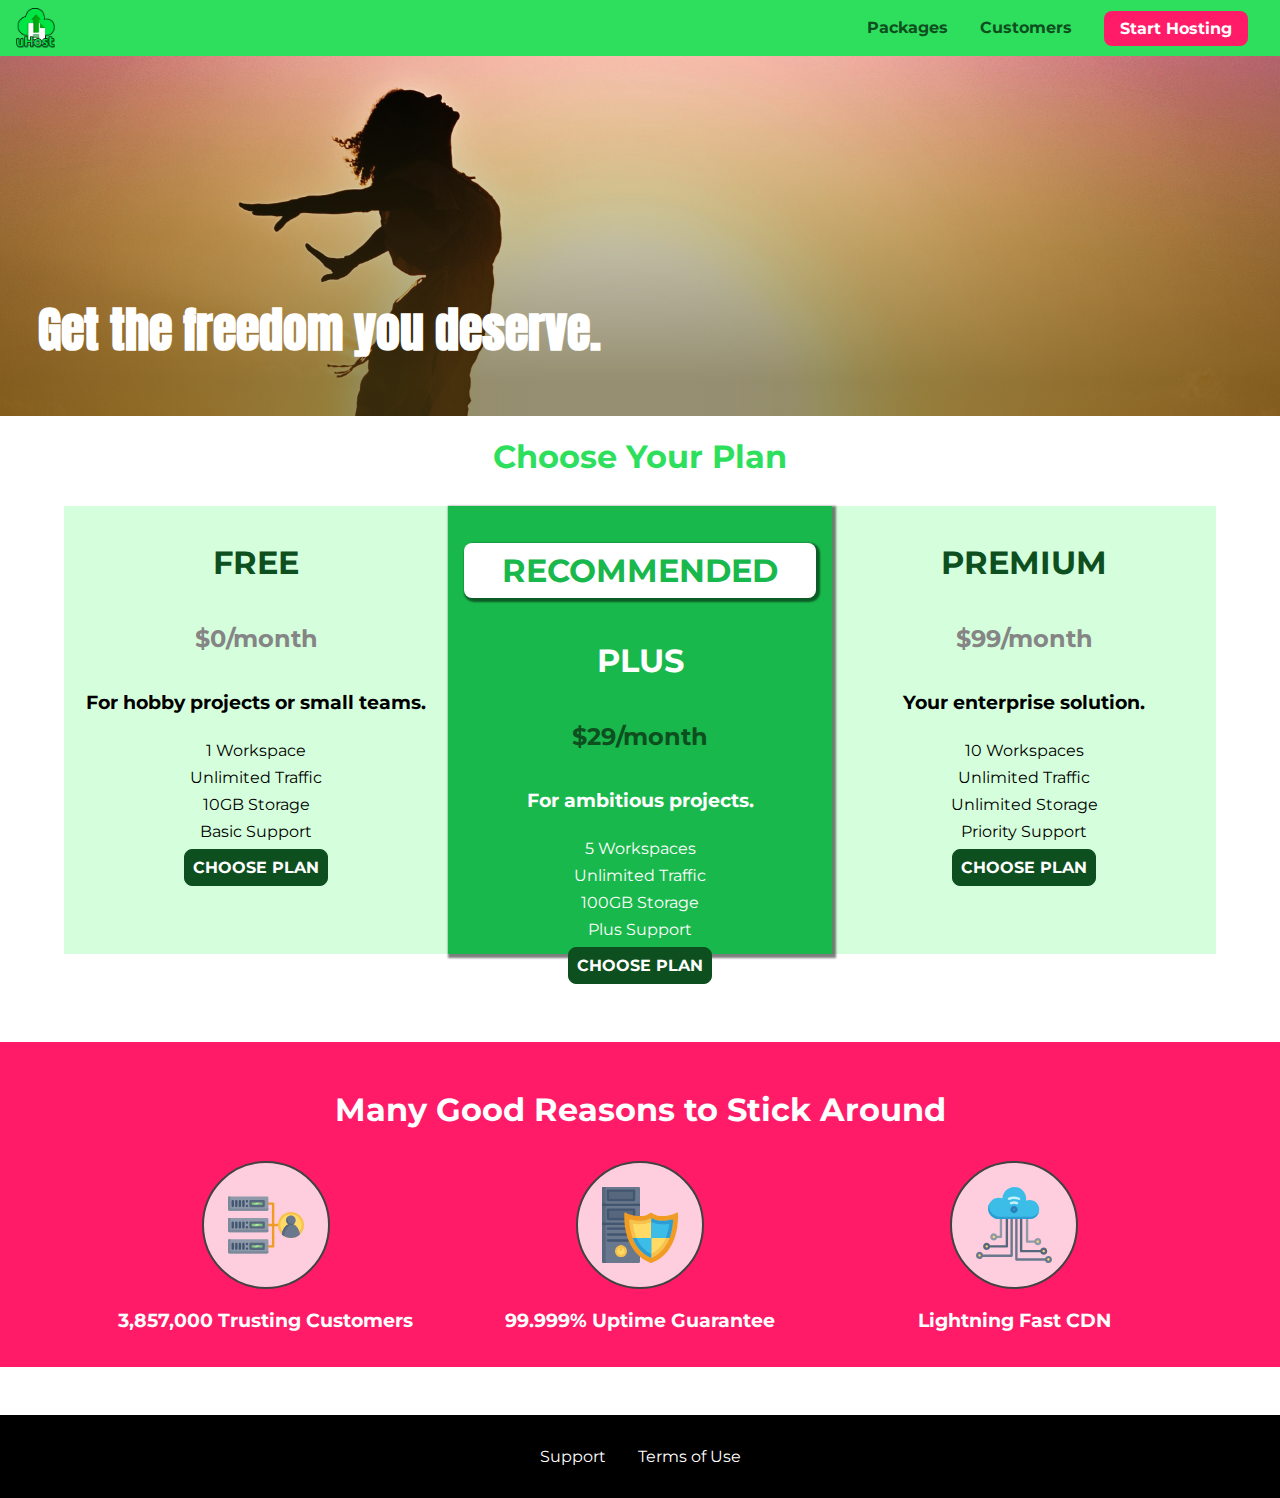
<file: index.html>
<!DOCTYPE html>
<html lang="en">
  <head>
    <meta charset="UTF-8" />
    <meta http-equiv="X-UA-Compatible" content="ie=edge" />
    <meta name="viewport" content="width=device-width, initial-scale=1.0" />
    <title>uHost</title>
    <link rel="shortcut icon" href="./images/favicon.png" />    
    <link rel="stylesheet" href="./shared.css" />
    <link rel="stylesheet" href="./main.css" />
  </head>
  <body>
    <div class="backdrop"></div>
    <div class="modal">
      <h1 class="modal__title">Do you want to continue?</h1>
      <div class="modal__actions">
        <a href="start-hosting/index.html" class="modal__action">Yes!</a>
        <button class="modal__action modal__action--negative" type="button">
          No!
        </button>
      </div>
    </div>
    <header class="main-header">
      <div>
        <button class="toggle-button">
          <span class="toggle-button__bar"></span>
          <span class="toggle-button__bar"></span>
          <span class="toggle-button__bar"></span>
        </button>
        <a href="index.html" class="main-header__brand">
          <img
            src="./images/uhost-icon.png"
            alt="uHost - Your favorite hosting company"
            srcset=""
          />
        </a>
      </div>
      <nav class="main-nav">
        <ul class="main-nav__items">
          <li class="main-nav__item">
            <a href="packages/index.html">Packages</a>
          </li>
          <li class="main-nav__item">
            <a href="customers/index.html">Customers</a>
          </li>
          <li class="main-nav__item main-nav__item--cta">
            <a href="start-hosting/index.html">Start Hosting</a>
          </li>
        </ul>
      </nav>
    </header>
    <nav class="mobile-nav">
      <ul class="mobile-nav__items">
        <li class="mobile-nav__item">
          <a href="packages/index.html">Packages</a>
        </li>
        <li class="mobile-nav__item">
          <a href="customers/index.html">Customers</a>
        </li>
        <li class="mobile-nav__item mobile-nav__item--cta">
          <a href="start-hosting/index.html">Start Hosting</a>
        </li>
      </ul>
    </nav>
    <main>
      <section id="product-overview">
        <h1>Get the freedom you deserve.</h1>
      </section>
      <section id="plans">
        <h1 class="section-title">Choose Your Plan</h1>
        <div class="plan__list">
          <article class="plan">
            <h1 class="plan__title">FREE</h1>
            <h2 class="plan__price">$0/month</h2>
            <h3>For hobby projects or small teams.</h3>
            <ul class="plan__features">
              <li class="plan__feature">1 Workspace</li>
              <li class="plan__feature">Unlimited Traffic</li>
              <li class="plan__feature">10GB Storage</li>
              <li class="plan__feature">Basic Support</li>
            </ul>
            <div>
              <button class="button">CHOOSE PLAN</button>
            </div>
          </article>
          <article class="plan plan--highlighted">
            <h1 class="plan__annotation">RECOMMENDED</h1>
            <h1 class="plan__title">PLUS</h1>
            <h2 class="plan__price">$29/month</h2>
            <h3>For ambitious projects.</h3>
            <ul class="plan__features">
              <li class="plan__feature">5 Workspaces</li>
              <li class="plan__feature">Unlimited Traffic</li>
              <li class="plan__feature">100GB Storage</li>
              <li class="plan__feature">Plus Support</li>
            </ul>
            <div>
              <button class="button">CHOOSE PLAN</button>
            </div>
          </article>
          <article class="plan">
            <h1 class="plan__title">PREMIUM</h1>
            <h2 class="plan__price">$99/month</h2>
            <h3>Your enterprise solution.</h3>
            <ul class="plan__features">
              <li class="plan__feature">10 Workspaces</li>
              <li class="plan__feature">Unlimited Traffic</li>
              <li class="plan__feature">Unlimited Storage</li>
              <li class="plan__feature">Priority Support</li>
            </ul>
            <div>
              <button class="button">CHOOSE PLAN</button>
            </div>
          </article>
        </div>
      </section>
      <section id="key-features">
        <h1 class="section-title">Many Good Reasons to Stick Around</h1>
        <ul class="key-feature__list">
          <li class="key-feature">
            <div class="key-feature__image">
              <svg viewBox="0 0 512 512">
                <path
                  style="fill:#F09B24;"
                  d="M344,248h-32V112c0-4.418-3.582-8-8-8h-40c-4.418,0-8,3.582-8,8s3.582,8,8,8h32v128h-32  c-4.418,0-8,3.582-8,8s3.582,8,8,8h32v128h-32c-4.418,0-8,3.582-8,8s3.582,8,8,8h40c4.418,0,8-3.582,8-8V264h32c4.418,0,8-3.582,8-8  S348.418,248,344,248z"
                />
                <path
                  style="fill:#8E9AA9;"
                  d="M264,64H8c-4.418,0-8,3.582-8,8v80c0,4.418,3.582,8,8,8h256c4.418,0,8-3.582,8-8V72  C272,67.582,268.418,64,264,64z"
                />
                <path
                  style="fill:#7C899B;"
                  d="M24,144c-4.418,0-8-3.582-8-8V64H8c-4.418,0-8,3.582-8,8v80c0,4.418,3.582,8,8,8h256  c4.418,0,8-3.582,8-8v-8H24z"
                />
                <rect
                  x="152"
                  y="96"
                  style="fill:#B8E3A8;"
                  width="88"
                  height="32"
                />
                <g>
                  <polygon
                    style="fill:#7EC97D;"
                    points="152,96 152,128 166,128 198,96  "
                  />
                  <polygon
                    style="fill:#7EC97D;"
                    points="220,96 188,128 240,128 240,96  "
                  />
                </g>
                <path
                  style="fill:#56677E;"
                  d="M240,136h-88c-4.418,0-8-3.582-8-8V96c0-4.418,3.582-8,8-8h88c4.418,0,8,3.582,8,8v32  C248,132.418,244.418,136,240,136z M160,120h72v-16h-72V120z"
                />
                <g>
                  <path
                    style="fill:#435670;"
                    d="M32,136c-4.418,0-8-3.582-8-8V96c0-4.418,3.582-8,8-8s8,3.582,8,8v32C40,132.418,36.418,136,32,136z   "
                  />
                  <path
                    style="fill:#435670;"
                    d="M56,136c-4.418,0-8-3.582-8-8V96c0-4.418,3.582-8,8-8s8,3.582,8,8v32C64,132.418,60.418,136,56,136z   "
                  />
                  <path
                    style="fill:#435670;"
                    d="M80,136c-4.418,0-8-3.582-8-8V96c0-4.418,3.582-8,8-8s8,3.582,8,8v32C88,132.418,84.418,136,80,136z   "
                  />
                  <path
                    style="fill:#435670;"
                    d="M104,136c-4.418,0-8-3.582-8-8V96c0-4.418,3.582-8,8-8s8,3.582,8,8v32   C112,132.418,108.418,136,104,136z"
                  />
                  <path
                    style="fill:#435670;"
                    d="M128,105c-4.418,0-8-3.582-8-8v-1c0-4.418,3.582-8,8-8s8,3.582,8,8v1   C136,101.418,132.418,105,128,105z"
                  />
                  <path
                    style="fill:#435670;"
                    d="M128,136c-4.418,0-8-3.582-8-8v-1c0-4.418,3.582-8,8-8s8,3.582,8,8v1   C136,132.418,132.418,136,128,136z"
                  />
                </g>
                <path
                  style="fill:#8E9AA9;"
                  d="M264,208H8c-4.418,0-8,3.582-8,8v80c0,4.418,3.582,8,8,8h256c4.418,0,8-3.582,8-8v-80  C272,211.582,268.418,208,264,208z"
                />
                <path
                  style="fill:#7C899B;"
                  d="M24,288c-4.418,0-8-3.582-8-8v-72H8c-4.418,0-8,3.582-8,8v80c0,4.418,3.582,8,8,8h256  c4.418,0,8-3.582,8-8v-8H24z"
                />
                <rect
                  x="152"
                  y="240"
                  style="fill:#B8E3A8;"
                  width="88"
                  height="32"
                />
                <g>
                  <polygon
                    style="fill:#7EC97D;"
                    points="152,240 152,272 166,272 198,240  "
                  />
                  <polygon
                    style="fill:#7EC97D;"
                    points="220,240 188,272 240,272 240,240  "
                  />
                </g>
                <path
                  style="fill:#56677E;"
                  d="M240,280h-88c-4.418,0-8-3.582-8-8v-32c0-4.418,3.582-8,8-8h88c4.418,0,8,3.582,8,8v32  C248,276.418,244.418,280,240,280z M160,264h72v-16h-72V264z"
                />
                <g>
                  <path
                    style="fill:#435670;"
                    d="M32,280c-4.418,0-8-3.582-8-8v-32c0-4.418,3.582-8,8-8s8,3.582,8,8v32C40,276.418,36.418,280,32,280   z"
                  />
                  <path
                    style="fill:#435670;"
                    d="M56,280c-4.418,0-8-3.582-8-8v-32c0-4.418,3.582-8,8-8s8,3.582,8,8v32C64,276.418,60.418,280,56,280   z"
                  />
                  <path
                    style="fill:#435670;"
                    d="M80,280c-4.418,0-8-3.582-8-8v-32c0-4.418,3.582-8,8-8s8,3.582,8,8v32C88,276.418,84.418,280,80,280   z"
                  />
                  <path
                    style="fill:#435670;"
                    d="M104,280c-4.418,0-8-3.582-8-8v-32c0-4.418,3.582-8,8-8s8,3.582,8,8v32   C112,276.418,108.418,280,104,280z"
                  />
                  <path
                    style="fill:#435670;"
                    d="M128,249c-4.418,0-8-3.582-8-8v-1c0-4.418,3.582-8,8-8s8,3.582,8,8v1   C136,245.418,132.418,249,128,249z"
                  />
                  <path
                    style="fill:#435670;"
                    d="M128,280c-4.418,0-8-3.582-8-8v-1c0-4.418,3.582-8,8-8s8,3.582,8,8v1   C136,276.418,132.418,280,128,280z"
                  />
                </g>
                <path
                  style="fill:#8E9AA9;"
                  d="M264,352H8c-4.418,0-8,3.582-8,8v80c0,4.418,3.582,8,8,8h256c4.418,0,8-3.582,8-8v-80  C272,355.582,268.418,352,264,352z"
                />
                <path
                  style="fill:#7C899B;"
                  d="M24,432c-4.418,0-8-3.582-8-8v-72H8c-4.418,0-8,3.582-8,8v80c0,4.418,3.582,8,8,8h256  c4.418,0,8-3.582,8-8v-8H24z"
                />
                <rect
                  x="152"
                  y="384"
                  style="fill:#B8E3A8;"
                  width="88"
                  height="32"
                />
                <g>
                  <polygon
                    style="fill:#7EC97D;"
                    points="152,384 152,416 166,416 198,384  "
                  />
                  <polygon
                    style="fill:#7EC97D;"
                    points="220,384 188,416 240,416 240,384  "
                  />
                </g>
                <path
                  style="fill:#56677E;"
                  d="M240,424h-88c-4.418,0-8-3.582-8-8v-32c0-4.418,3.582-8,8-8h88c4.418,0,8,3.582,8,8v32  C248,420.418,244.418,424,240,424z M160,408h72v-16h-72V408z"
                />
                <g>
                  <path
                    style="fill:#435670;"
                    d="M32,424c-4.418,0-8-3.582-8-8v-32c0-4.418,3.582-8,8-8s8,3.582,8,8v32C40,420.418,36.418,424,32,424   z"
                  />
                  <path
                    style="fill:#435670;"
                    d="M56,424c-4.418,0-8-3.582-8-8v-32c0-4.418,3.582-8,8-8s8,3.582,8,8v32C64,420.418,60.418,424,56,424   z"
                  />
                  <path
                    style="fill:#435670;"
                    d="M80,424c-4.418,0-8-3.582-8-8v-32c0-4.418,3.582-8,8-8s8,3.582,8,8v32C88,420.418,84.418,424,80,424   z"
                  />
                  <path
                    style="fill:#435670;"
                    d="M104,424c-4.418,0-8-3.582-8-8v-32c0-4.418,3.582-8,8-8s8,3.582,8,8v32   C112,420.418,108.418,424,104,424z"
                  />
                  <path
                    style="fill:#435670;"
                    d="M128,393c-4.418,0-8-3.582-8-8v-1c0-4.418,3.582-8,8-8s8,3.582,8,8v1   C136,389.418,132.418,393,128,393z"
                  />
                  <path
                    style="fill:#435670;"
                    d="M128,424c-4.418,0-8-3.582-8-8v-1c0-4.418,3.582-8,8-8s8,3.582,8,8v1   C136,420.418,132.418,424,128,424z"
                  />
                </g>
                <path
                  style="fill:#F7C14D;"
                  d="M424,168c-48.523,0-88,39.477-88,88s39.477,88,88,88s88-39.477,88-88S472.523,168,424,168z"
                />
                <path
                  style="fill:#FFDB66;"
                  d="M424,184c-39.701,0-72,32.299-72,72s32.299,72,72,72s72-32.299,72-72S463.701,184,424,184z"
                />
                <path
                  style="fill:#69788D;"
                  d="M484.893,314.16C476.393,274.588,451.922,248,424,248s-52.393,26.588-60.893,66.16  c-0.605,2.82,0.354,5.749,2.511,7.664C381.731,336.124,402.465,344,424,344s42.269-7.876,58.381-22.176  C484.539,319.909,485.498,316.98,484.893,314.16z"
                />
                <path
                  style="fill:#56677E;"
                  d="M434.053,249.171C430.768,248.403,427.411,248,424,248c-27.922,0-52.393,26.588-60.893,66.16  c-0.605,2.82,0.354,5.749,2.511,7.664c3.383,3.002,6.979,5.703,10.734,8.125C384.904,286.243,407.373,255.378,434.053,249.171z"
                />
                <path
                  style="fill:#69788D;"
                  d="M424,192c-17.645,0-32,14.355-32,32s14.355,32,32,32s32-14.355,32-32S441.645,192,424,192z"
                />
                <path
                  style="fill:#56677E;"
                  d="M432,248c-17.645,0-32-14.355-32-32c0-6.783,2.128-13.076,5.742-18.258  C397.444,203.53,392,213.138,392,224c0,17.645,14.355,32,32,32c10.862,0,20.471-5.444,26.258-13.742  C445.076,245.872,438.783,248,432,248z"
                />
              </svg>
            </div>
            <p class="key-feature__description">3,857,000 Trusting Customers</p>
          </li>
          <li class="key-feature">
            <div class="key-feature__image">
              <svg viewBox="0 0 512 512">
                <path
                  style="fill:#69788D;"
                  d="M248,0H8C3.582,0,0,3.582,0,8v496c0,4.418,3.582,8,8,8h240c4.418,0,8-3.582,8-8V8  C256,3.582,252.418,0,248,0z"
                />
                <path
                  style="fill:#56677E;"
                  d="M24,504V8c0-4.418,3.582-8,8-8H8C3.582,0,0,3.582,0,8v496c0,4.418,3.582,8,8,8h24  C27.582,512,24,508.418,24,504z"
                />
                <g>
                  <rect
                    x="0"
                    y="112"
                    style="fill:#435670;"
                    width="256"
                    height="16"
                  />
                  <rect
                    x="0"
                    y="240"
                    style="fill:#435670;"
                    width="256"
                    height="16"
                  />
                </g>
                <path
                  style="fill:#F7C14D;"
                  d="M128,392c-22.056,0-40,17.944-40,40s17.944,40,40,40s40-17.944,40-40S150.056,392,128,392z"
                />
                <path
                  style="fill:#FFDB66;"
                  d="M128,408c-13.233,0-24,10.767-24,24s10.767,24,24,24s24-10.767,24-24S141.233,408,128,408z"
                />
                <path
                  style="fill:#F7C14D;"
                  d="M128,392c-2.739,0-5.414,0.278-8,0.805V424c0,4.418,3.582,8,8,8c4.418,0,8-3.582,8-8v-31.195  C133.414,392.278,130.739,392,128,392z"
                />
                <g>
                  <path
                    style="fill:#435670;"
                    d="M216,288H40c-4.418,0-8-3.582-8-8s3.582-8,8-8h176c4.418,0,8,3.582,8,8S220.418,288,216,288z"
                  />
                  <path
                    style="fill:#435670;"
                    d="M216,328H40c-4.418,0-8-3.582-8-8s3.582-8,8-8h176c4.418,0,8,3.582,8,8S220.418,328,216,328z"
                  />
                  <path
                    style="fill:#435670;"
                    d="M216,368H40c-4.418,0-8-3.582-8-8s3.582-8,8-8h176c4.418,0,8,3.582,8,8S220.418,368,216,368z"
                  />
                  <path
                    style="fill:#435670;"
                    d="M216,16H40c-4.418,0-8,3.582-8,8v64c0,4.418,3.582,8,8,8h176c4.418,0,8-3.582,8-8V24   C224,19.582,220.418,16,216,16z"
                  />
                </g>
                <rect
                  x="48"
                  y="32"
                  style="fill:#56677E;"
                  width="160"
                  height="48"
                />
                <path
                  style="fill:#435670;"
                  d="M216,144H40c-4.418,0-8,3.582-8,8v64c0,4.418,3.582,8,8,8h176c4.418,0,8-3.582,8-8v-64  C224,147.582,220.418,144,216,144z"
                />
                <rect
                  x="48"
                  y="160"
                  style="fill:#56677E;"
                  width="160"
                  height="48"
                />
                <path
                  style="fill:#F09B24;"
                  d="M511.747,180.237c-0.194-6.537-8.107-10.107-13.135-5.894c-5.6,4.693-42.904,21.282-98.514,21.282  c-33.45,0-64.625-20.999-64.929-21.206c-2.9-1.991-6.764-1.85-9.512,0.346c-2.677,2.135-27.201,20.86-63.793,20.86  c-55.607,0-92.914-16.589-98.515-21.282c-5.028-4.211-12.941-0.645-13.135,5.894c-1.634,54.834,4.655,105.941,18.693,151.903  c12.096,39.604,29.759,74.047,52.497,102.373c27.538,34.304,62.743,59.882,104.66,76.045c3.069,1.918,6.757,1.921,9.83,0  c41.917-16.163,77.122-41.741,104.66-76.045c22.738-28.326,40.401-62.77,52.497-102.373  C507.092,286.179,513.381,235.071,511.747,180.237z"
                />
                <path
                  style="fill:#F7C14D;"
                  d="M476.21,221.226c-1.953-1.631-4.568-2.235-7.036-1.628c-21.686,5.327-44.926,8.028-69.075,8.028  c-25.926,0-49.633-8.975-64.955-16.504c-2.307-1.134-5.016-1.091-7.284,0.116c-14.059,7.477-36.919,16.388-65.994,16.388  c-24.153,0-47.394-2.701-69.075-8.028c-5.155-1.268-10.221,2.966-9.894,8.261c2.077,33.693,7.668,65.635,16.616,94.935  c22.774,74.565,66.139,126.334,128.888,153.868c2.032,0.891,4.397,0.891,6.43,0c61.777-27.107,104.716-78.876,127.62-153.868  c8.948-29.3,14.539-61.241,16.616-94.935C479.224,225.319,478.163,222.856,476.21,221.226z"
                />
                <path
                  style="fill:#FFDB66;"
                  d="M331.609,451.727c-52.604-25.289-89.304-70.987-109.144-135.944  c-6.532-21.39-11.162-44.336-13.82-68.447c17.133,2.852,34.952,4.291,53.22,4.291c29.394,0,53.376-7.793,69.978-15.561  c17.44,7.736,41.656,15.561,68.256,15.561c18.267,0,36.085-1.439,53.219-4.291c-2.659,24.112-7.288,47.06-13.82,68.448  C419.545,381.108,383.27,426.805,331.609,451.727z"
                />
                <g>
                  <path
                    style="fill:#2C9DD4;"
                    d="M479.066,227.858c0.157-2.539-0.903-5.002-2.856-6.633s-4.568-2.235-7.036-1.628   c-21.686,5.327-44.926,8.028-69.075,8.028c-25.926,0-49.633-8.975-64.955-16.504c-1.057-0.52-2.2-0.78-3.345-0.806l-0.072,133.351   h123.601c2.556-6.746,4.933-13.702,7.123-20.874C471.398,293.493,476.989,261.552,479.066,227.858z"
                  />
                  <path
                    style="fill:#2C9DD4;"
                    d="M206.658,343.667c24.153,63.42,65.028,108.108,121.743,132.995c1.031,0.452,2.147,0.673,3.263,0.666   l0.063-133.661H206.658z"
                  />
                </g>
                <g>
                  <path
                    style="fill:#3CBDE8;"
                    d="M439.497,315.783c6.532-21.389,11.161-44.336,13.82-68.448c-17.134,2.852-34.952,4.291-53.219,4.291   c-26.6,0-50.815-7.824-68.256-15.561l-0.116,107.601h97.758C433.179,334.807,436.524,325.518,439.497,315.783z"
                  />
                  <path
                    style="fill:#3CBDE8;"
                    d="M232.523,343.667c21.144,50.298,54.363,86.56,99.087,108.06l0.117-108.06H232.523z"
                  />
                </g>
              </svg>
            </div>
            <p class="key-feature__description">99.999% Uptime Guarantee</p>
          </li>
          <li class="key-feature">
            <div class="key-feature__image">
              <svg viewBox="0 0 512 512">
                <path
                  style="fill:#8E9AA9;"
                  d="M168,200c-4.418,0-8,3.582-8,8v120h-17.376c-3.302-9.311-12.194-16-22.624-16  c-13.234,0-24,10.767-24,24s10.766,24,24,24c10.429,0,19.321-6.689,22.624-16H168c4.418,0,8-3.582,8-8V208  C176,203.582,172.418,200,168,200z"
                />
                <path
                  style="fill:#FFDB66;"
                  d="M120,328c-4.411,0-8,3.589-8,8s3.589,8,8,8s8-3.589,8-8S124.411,328,120,328z"
                />
                <path
                  style="fill:#56677E;"
                  d="M208,200c-4.418,0-8,3.582-8,8v184H94.624C91.322,382.689,82.43,376,72,376  c-13.234,0-24,10.767-24,24s10.766,24,24,24c10.429,0,19.321-6.689,22.624-16H208c4.418,0,8-3.582,8-8V208  C216,203.582,212.418,200,208,200z"
                />
                <path
                  style="fill:#FFDB66;"
                  d="M72,392c-4.411,0-8,3.589-8,8s3.589,8,8,8s8-3.589,8-8S76.411,392,72,392z"
                />
                <path
                  style="fill:#69788D;"
                  d="M240,208c-4.418,0-8,3.582-8,8v239H47.24c-2.671-10.34-12.078-18-23.24-18c-13.234,0-24,10.767-24,24  s10.766,24,24,24c9.666,0,18.009-5.747,21.809-14H240c4.418,0,8-3.582,8-8V216C248,211.582,244.418,208,240,208z"
                />
                <path
                  style="fill:#FFDB66;"
                  d="M24,453c-4.411,0-8,3.589-8,8s3.589,8,8,8s8-3.589,8-8S28.411,453,24,453z"
                />
                <path
                  style="fill:#69788D;"
                  d="M488,464c-10.429,0-19.321,6.689-22.624,16H280V208c0-4.418-3.582-8-8-8s-8,3.582-8,8v280  c0,4.418,3.582,8,8,8h193.376c3.302,9.311,12.194,16,22.624,16c13.234,0,24-10.767,24-24S501.234,464,488,464z"
                />
                <path
                  style="fill:#FFDB66;"
                  d="M488,480c-4.411,0-8,3.589-8,8s3.589,8,8,8s8-3.589,8-8S492.411,480,488,480z"
                />
                <path
                  style="fill:#56677E;"
                  d="M456,408c-10.429,0-19.321,6.689-22.624,16H312V208c0-4.418-3.582-8-8-8s-8,3.582-8,8v224  c0,4.418,3.582,8,8,8h129.376c3.302,9.311,12.194,16,22.624,16c13.234,0,24-10.767,24-24S469.234,408,456,408z"
                />
                <path
                  style="fill:#FFDB66;"
                  d="M456,424c-4.411,0-8,3.589-8,8s3.589,8,8,8s8-3.589,8-8S460.411,424,456,424z"
                />
                <path
                  style="fill:#8E9AA9;"
                  d="M416,344c-10.429,0-19.321,6.689-22.624,16H352V208c0-4.418-3.582-8-8-8s-8,3.582-8,8v160  c0,4.418,3.582,8,8,8h49.376c3.302,9.311,12.194,16,22.624,16c13.234,0,24-10.767,24-24S429.234,344,416,344z"
                />
                <path
                  style="fill:#FFDB66;"
                  d="M416,360c-4.411,0-8,3.589-8,8s3.589,8,8,8s8-3.589,8-8S420.411,360,416,360z"
                />
                <path
                  style="fill:#3CBDE8;"
                  d="M362,88c-8.741,0-17.231,1.751-25.06,5.085C337.646,88.797,338,84.43,338,80  c0-44.112-35.888-80-80-80c-42.823,0-77.895,33.816-79.909,76.149C170.393,73.415,162.244,72,154,72c-39.701,0-72,32.299-72,72  s32.299,72,72,72h208c35.29,0,64-28.71,64-64S397.29,88,362,88z"
                />
                <path
                  style="fill:#2C9DD4;"
                  d="M368,200H160c-39.701,0-72-32.299-72-72c0-5.863,0.721-11.559,2.05-17.019  C84.918,120.88,82,132.102,82,144c0,39.701,32.299,72,72,72h208c30.389,0,55.88-21.296,62.379-49.743  C413.565,186.327,392.352,200,368,200z"
                />
                <path
                  style="fill:#2A7DB5;"
                  d="M256,128c-13.234,0-24,10.767-24,24s10.766,24,24,24c13.233,0,24-10.767,24-24S269.233,128,256,128z"
                />
                <path
                  style="fill:#2C9DD4;"
                  d="M256,144c-4.411,0-8,3.589-8,8s3.589,8,8,8c4.411,0,8-3.589,8-8S260.411,144,256,144z"
                />
                <g>
                  <path
                    style="fill:#C5F1FA;"
                    d="M221.755,87.695c-2.994,0-5.864-1.688-7.233-4.572c-1.894-3.991-0.194-8.763,3.798-10.657   C230.157,66.849,242.834,64,256,64c13.166,0,25.844,2.849,37.68,8.466c3.992,1.895,5.692,6.666,3.798,10.657   s-6.666,5.692-10.657,3.798C277.144,82.328,266.774,80,256,80c-10.774,0-21.144,2.328-30.821,6.921   C224.072,87.446,222.904,87.695,221.755,87.695z"
                  />
                  <path
                    style="fill:#C5F1FA;"
                    d="M276.545,116.618c-1.148,0-2.316-0.249-3.424-0.774C267.745,113.293,261.985,112,256,112   c-5.985,0-11.745,1.293-17.121,3.844c-3.991,1.895-8.763,0.192-10.657-3.798c-1.894-3.992-0.193-8.764,3.798-10.657   C239.557,97.813,247.625,96,256,96c8.376,0,16.444,1.813,23.98,5.389c3.991,1.894,5.692,6.665,3.798,10.657   C282.41,114.93,279.539,116.618,276.545,116.618z"
                  />
                </g>
              </svg>
            </div>
            <p class="key-feature__description">Lightning Fast CDN</p>
          </li>
        </ul>
      </section>
    </main>
    <footer class="main-footer">
      <nav>
        <ul class="main-footer__links">
          <li class="main-footer__link">
            <a href="#">Support</a>
          </li>
          <li class="main-footer__link">
            <a href="#">Terms of Use</a>
          </li>
        </ul>
      </nav>
    </footer>
    <script src="shared.js"></script>
  </body>
</html>
</file>
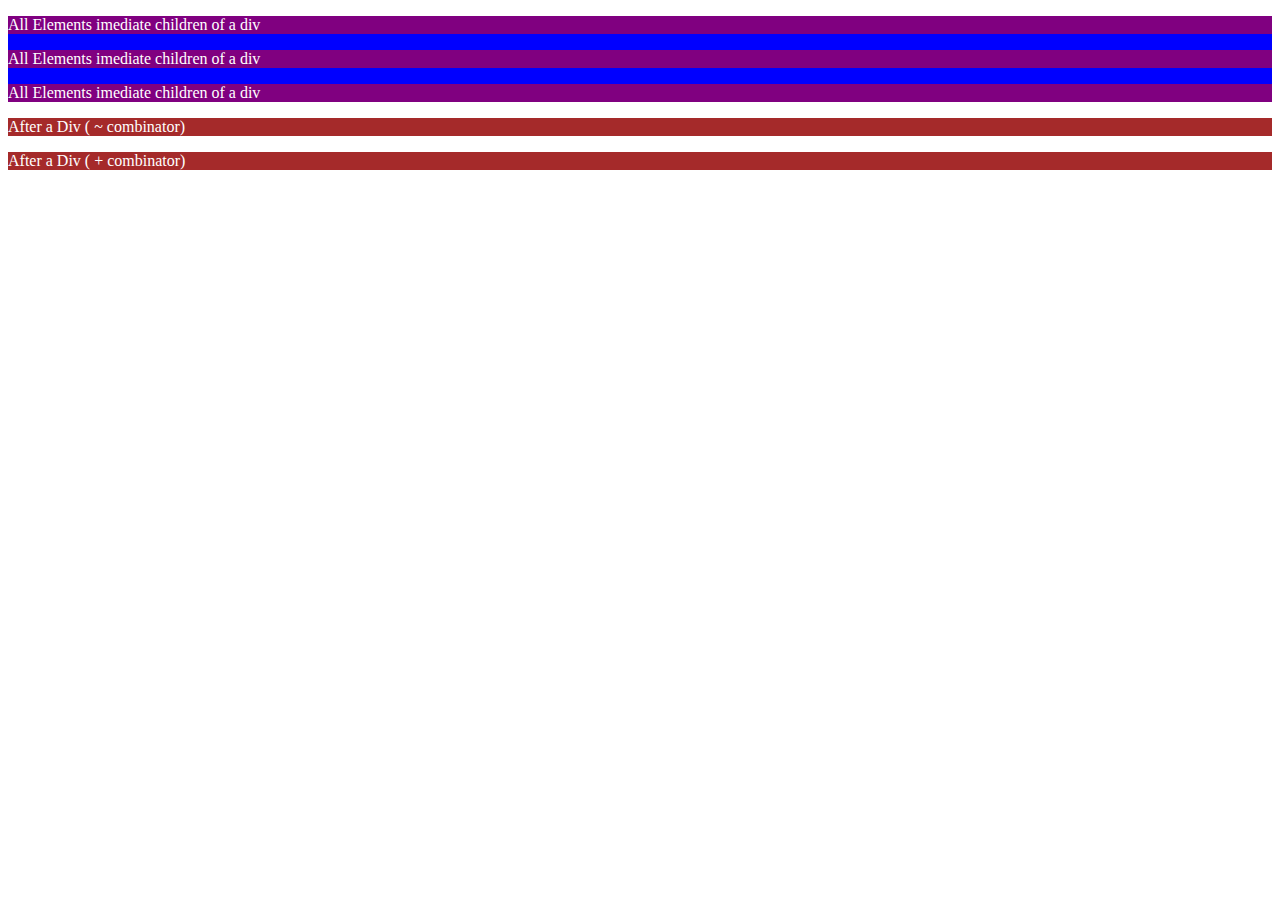
<file: combinators/index.html>
<!DOCTYPE html>
<html lang="en">
<head>
  <meta charset="UTF-8">
  <meta name="viewport" content="width=device-width, initial-scale=1.0">
  <meta http-equiv="X-UA-Compatible" content="ie=edge">
  <title>Document</title>
  <link rel="stylesheet" href="./main.css">
</head>
<body>
  <div>
    <p>All Elements imediate children of a div</p>
    <p>All Elements imediate children of a div</p>
    <p>All Elements imediate children of a div</p>
  </div>  
  <p>After a Div ( ~ combinator) </p>

  <p>After a Div ( + combinator) </p>
</body>
</html>
</file>
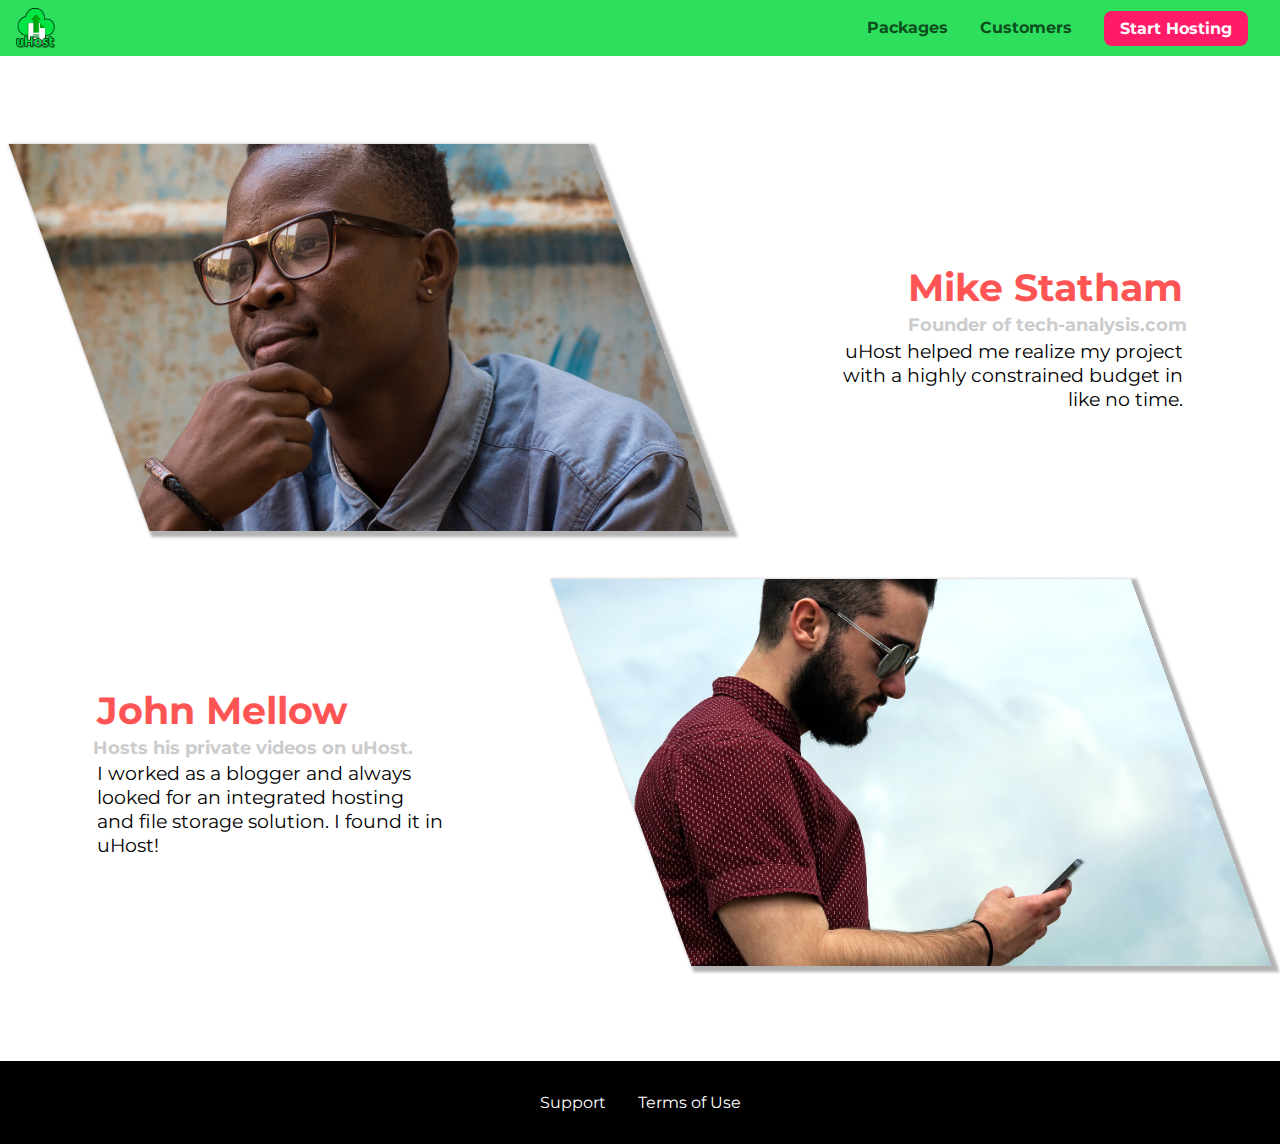
<file: customers/index.html>
<!DOCTYPE html>
<html lang="en">
  <head>
    <meta charset="UTF-8" />
    <meta name="viewport" content="width=device-width, initial-scale=1.0" />
    <meta http-equiv="X-UA-Compatible" content="ie=edge" />
    <title>uHost Customers</title>
    <link rel="shortcut icon" href="../favicon.png" />    
    <link rel="stylesheet" href="../shared.css" />
    <link rel="stylesheet" href="customers.css" />
  </head>

  <body>
    <div class="backdrop"></div>
    <header class="main-header">
      <div>
        <button class="toggle-button">
          <span class="toggle-button__bar"></span>
          <span class="toggle-button__bar"></span>
          <span class="toggle-button__bar"></span>
        </button>
        <a href="../index.html" class="main-header__brand">
          <img
            src="../images/uhost-icon.png"
            alt="uHost - Your favorite hosting company"
            srcset=""
          />
        </a>
      </div>
      <nav class="main-nav">
        <ul class="main-nav__items">
          <li class="main-nav__item">
            <a href="../packages/index.html">Packages</a>
          </li>
          <li class="main-nav__item">
            <a href="index.html">Customers</a>
          </li>
          <li class="main-nav__item main-nav__item--cta">
            <a href="start-hosting/index.html">Start Hosting</a>
          </li>
        </ul>
      </nav>
    </header>
    <nav class="mobile-nav">
      <ul class="mobile-nav__items">
        <li class="mobile-nav__item">
          <a href="packages/index.html">Packages</a>
        </li>
        <li class="mobile-nav__item">
          <a href="customers/index.html">Customers</a>
        </li>
        <li class="mobile-nav__item mobile-nav__item--cta">
          <a href="start-hosting/index.html">Start Hosting</a>
        </li>
      </ul>
    </nav>
    <main>
      <div>
        <div class="testimonial" id="customer-1">
          <div class="testimonial__image-container">
            <img
              src="../images/customer-1.jpg"
              alt="Mike Statham - Customer"
              class="testimonial__image"
            />
          </div>
          <div class="testimonial__info">
            <h1 class="testimonial__name">Mike Statham</h1>
            <h2 class="testimonial__subtitle">
              Founder of
              <a href="tech-analysis.com">tech-analysis.com</a>
            </h2>
            <p class="testimonial__text">
              uHost helped me realize my project with a highly constrained
              budget in like no time.
            </p>
          </div>
        </div>
        <div class="testimonial" id="customer-2">
          <div class="testimonial__info">
            <h1 class="testimonial__name">John Mellow</h1>
            <h2 class="testimonial__subtitle">
              Hosts his private videos on uHost.
            </h2>
            <p class="testimonial__text">
              I worked as a blogger and always looked for an integrated hosting
              and file storage solution. I found it in uHost!
            </p>
          </div>
          <div class="testimonial__image-container">
            <img
              src="../images/customer-2.jpg"
              alt="John Mellow - Customer"
              class="testimonial__image"
            />
          </div>
        </div>
      </div>
    </main>
    <footer class="main-footer">
      <nav>
        <ul class="main-footer__links">
          <li class="main-footer__link">
            <a href="#">Support</a>
          </li>
          <li class="main-footer__link">
            <a href="#">Terms of Use</a>
          </li>
        </ul>
      </nav>
    </footer>
    <script src="../shared.js"></script>
  </body>
</html>
</file>
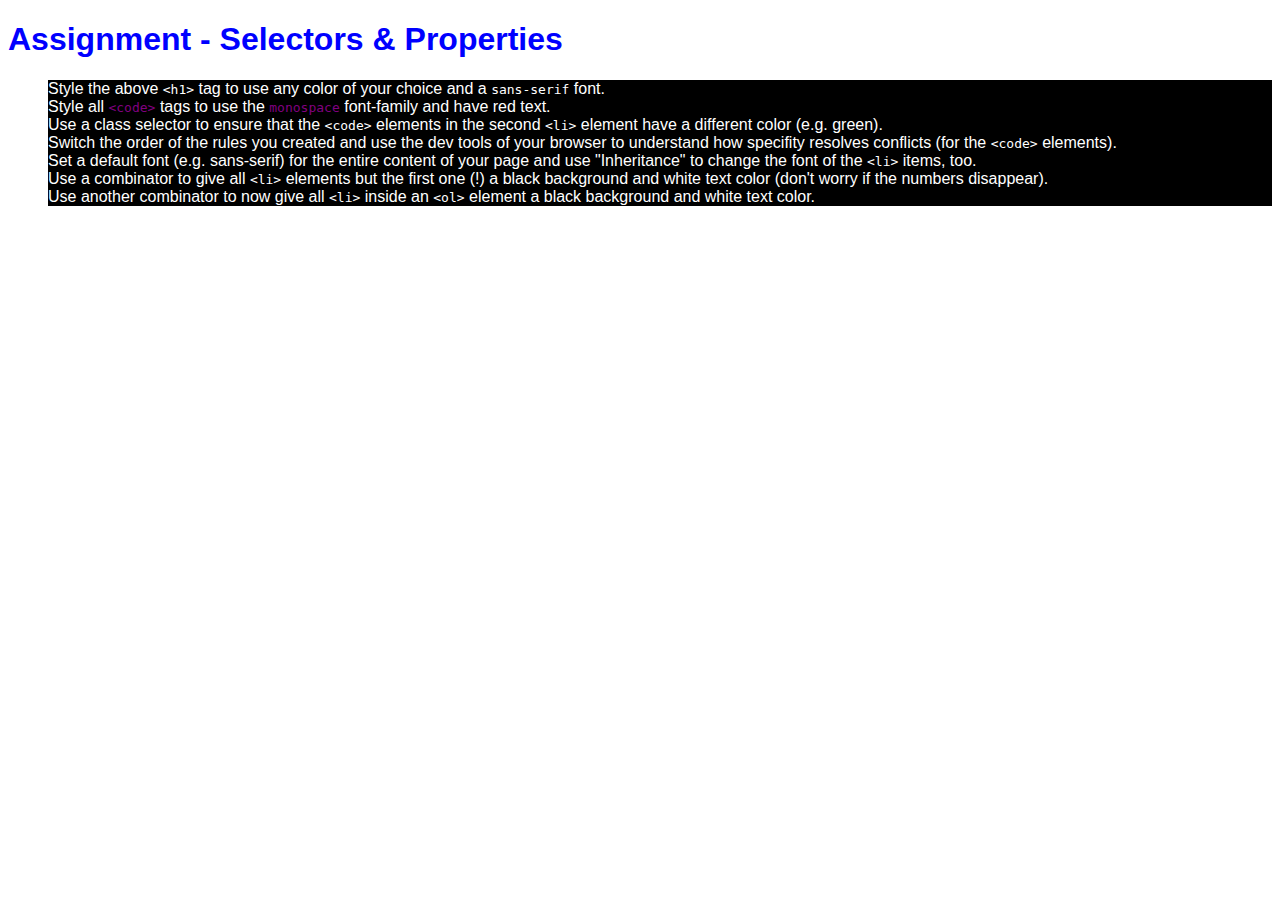
<file: first-assigment/index.html>
<!DOCTYPE html>
<html lang="en">
<head>
    <meta charset="UTF-8">
    <meta name="viewport" content="width=device-width, initial-scale=1.0">
    <meta http-equiv="X-UA-Compatible" content="ie=edge">
    <title>CSS Course</title>
    <link rel="stylesheet" href="./main.css">
</head>
<body>
    <h1 id="assignment-instructions">Assignment - Selectors &amp; Properties</h1>
    <ol class="list">
        <li>Style the above <code>&lt;h1&gt;</code> tag to use any color of your choice and a <code>sans-serif</code> font.</li>
        <li class="second-li">Style all <code>&lt;code&gt;</code> tags to use the <code>monospace</code> font-family and have red text.</li>
        <li>Use a class selector to ensure that the <code>&lt;code&gt;</code> elements in the second <code>&lt;li&gt;</code> element have a different color (e.g. green).</li>
        <li>Switch the order of the rules you created and use the dev tools of your browser to understand how specifity resolves conflicts (for the <code>&lt;code&gt;</code> elements).</li>
        <li>Set a default font (e.g. sans-serif) for the entire content of your page and use "Inheritance" to change the font of the <code>&lt;li&gt;</code> items, too.</li>
        <li>Use a combinator to give all <code>&lt;li&gt;</code> elements but the first one (!) a black background and white text color (don't worry if the numbers disappear).</li>
        <li>Use another combinator to now give all <code>&lt;li&gt;</code> inside an <code>&lt;ol&gt;</code> element a black background and white text color.</li>
    </ol>
</body>
</html>
</file>
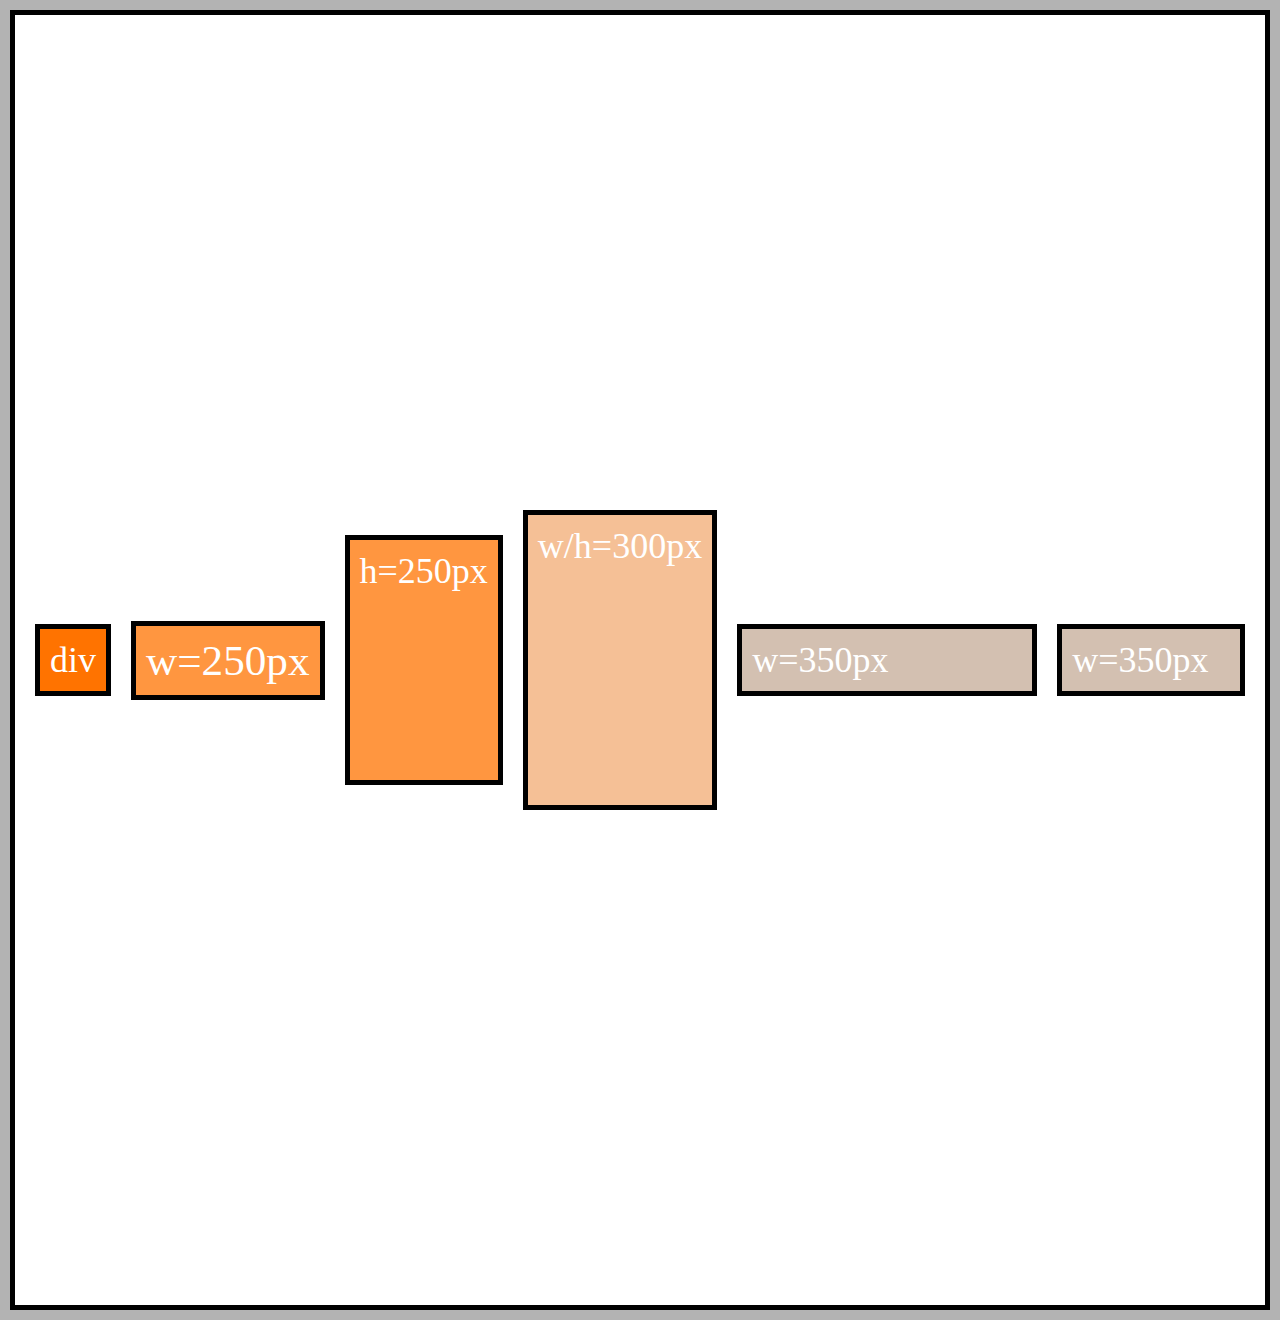
<file: Flex-box section/index.html>
<!DOCTYPE html>
<html lang="en">
    <head>
        <meta charset="UTF-8">
        <meta http-equiv="X-UA-Compatible" content="ie=edge">
        <link rel="stylesheet" href="main.css">
        <title>Flexbox</title>
    </head>
    <body>
        <div class="flex-container">
            <div class="item-1">div</div>
            <div class="item-2">w=250px</div>
            <div class="item-3">h=250px</div>
            <div class="item-4">w/h=300px</div>
            <div class="item-5">w=350px</div>
            <div class="item-6">w=350px</div>
        </div>
    </body>
</html>
</file>
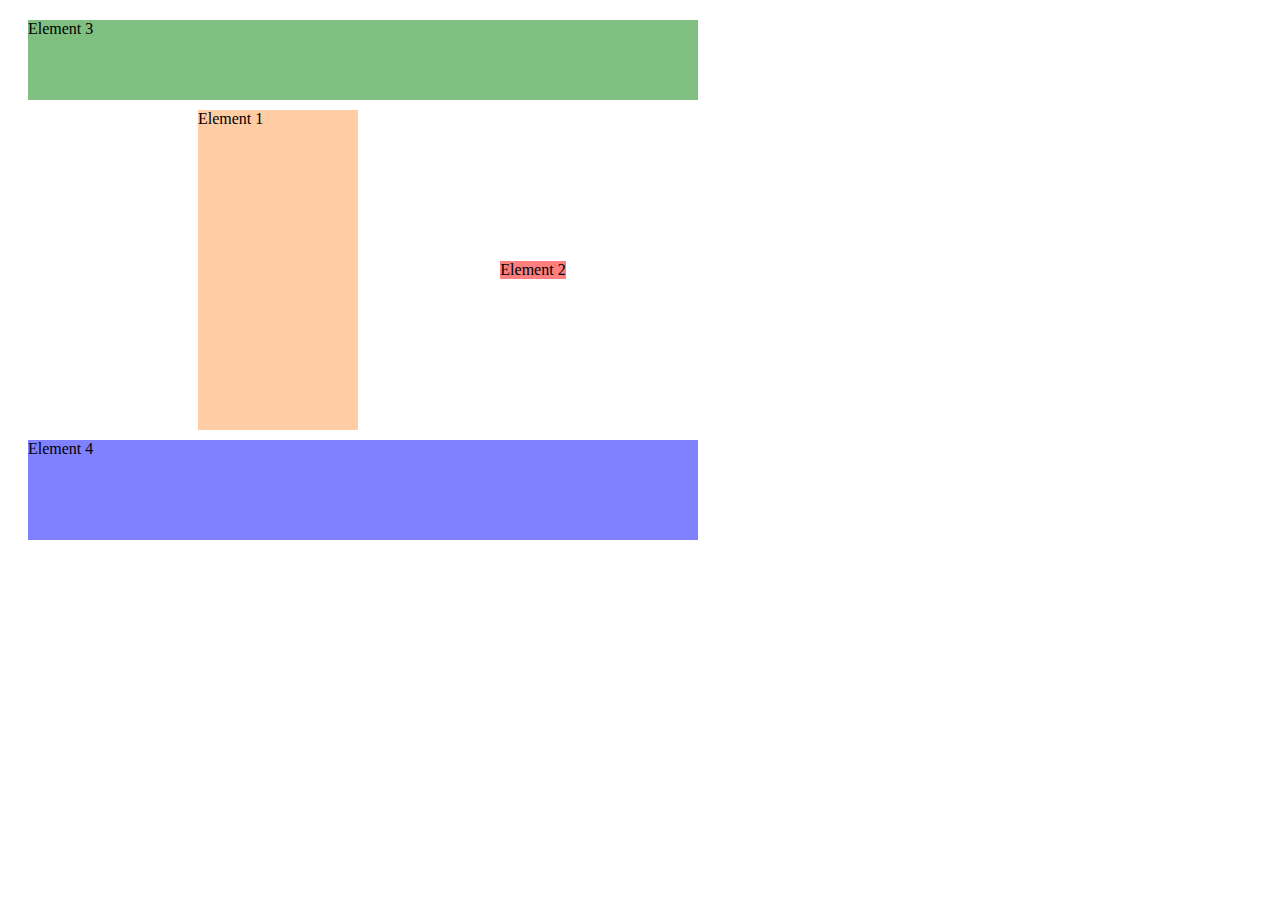
<file: grid introduction/index.html>
<!DOCTYPE html>
<html lang="en">
<head>
    <meta charset="UTF-8">
    <meta name="viewport" content="width=device-width, initial-scale=1.0">
    <meta http-equiv="X-UA-Compatible" content="ie=edge">
    <title>CSS Course</title>
    <link rel="stylesheet" href="main.css">
</head>
<body>
    <div class="container">
        <div class="el1">Element 1</div>
        <div class="el2">Element 2</div>
        <div class="el3">Element 3</div>
        <div class="el4">Element 4</div>
    </div>
</body>
</html>
</file>
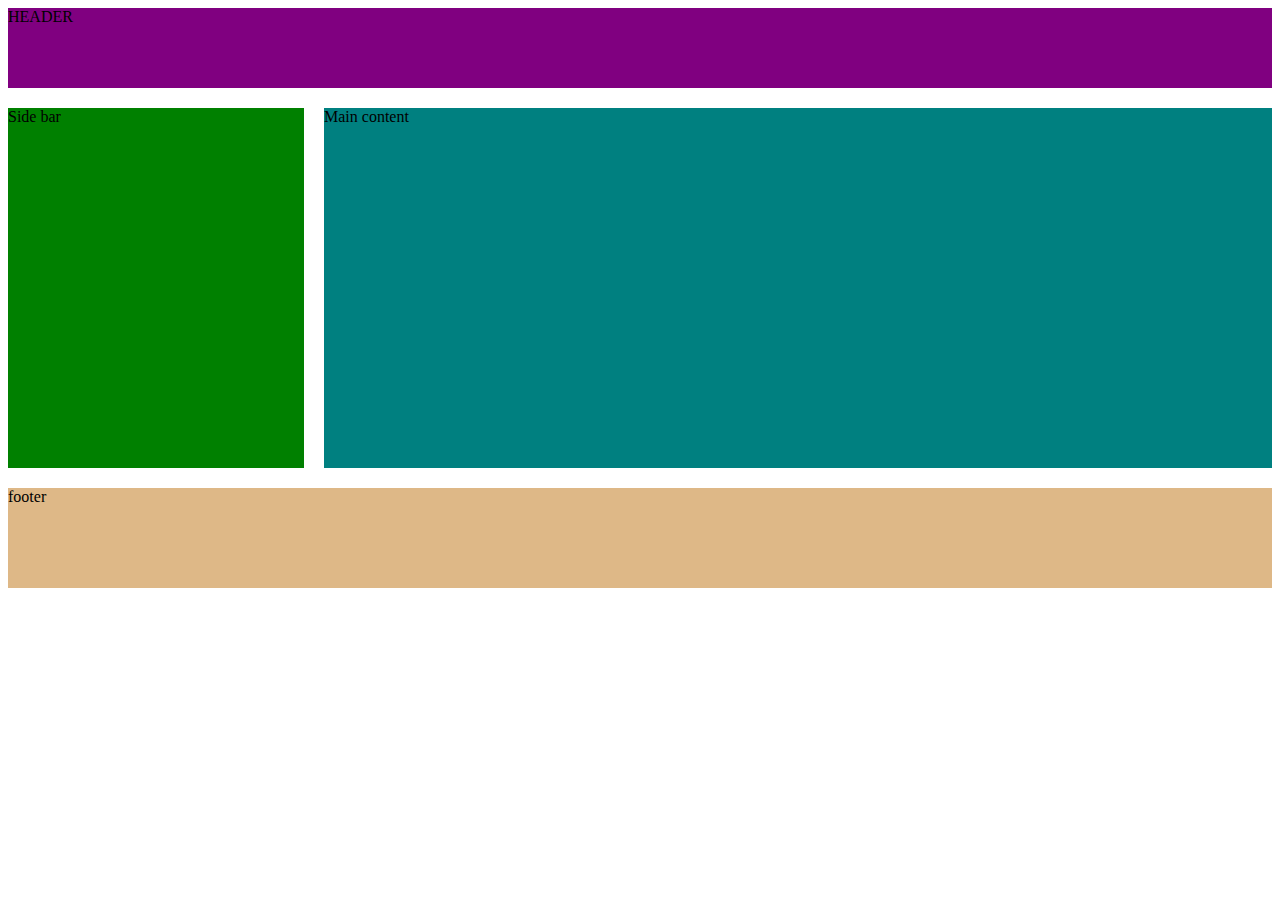
<file: grid-05-assignment-1-start/index.html>
<!DOCTYPE html>
<html lang="en">
<head>
    <meta charset="UTF-8">
    <meta name="viewport" content="width=device-width, initial-scale=1.0">
    <meta http-equiv="X-UA-Compatible" content="ie=edge">
    <title>CSS Course</title>
    <link rel="stylesheet" href="main.css">
</head>
<body>
    <div class="container">
        <div class="header">HEADER</div>
        <div class="side-bar">Side bar</div>
        <div class="main-content">Main content</div>
        <div class=" footer"> footer</div>
    </div>
</body>
</html>
</file>
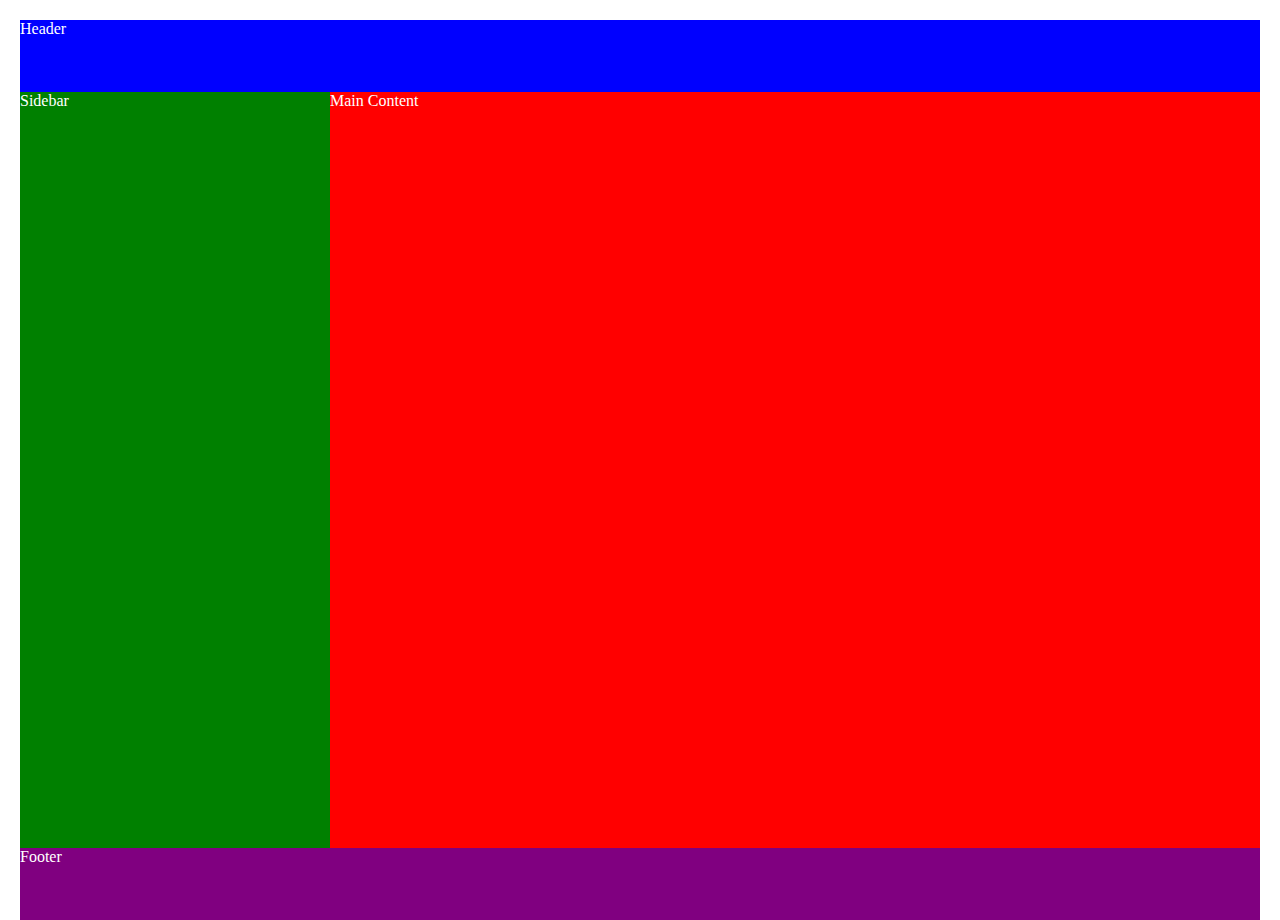
<file: grid-09-assignment-2-start/index.html>
<!DOCTYPE html>
<html lang="en">
<head>
    <meta charset="UTF-8">
    <meta name="viewport" content="width=device-width, initial-scale=1.0">
    <meta http-equiv="X-UA-Compatible" content="ie=edge">
    <title>CSS Course</title>
    <link rel="stylesheet" href="main.css">
</head>
<body>
    <header>Header</header>
    <main>Main Content</main>
    <aside>Sidebar</aside>
    <footer>Footer</footer>
</body>
</html>
</file>
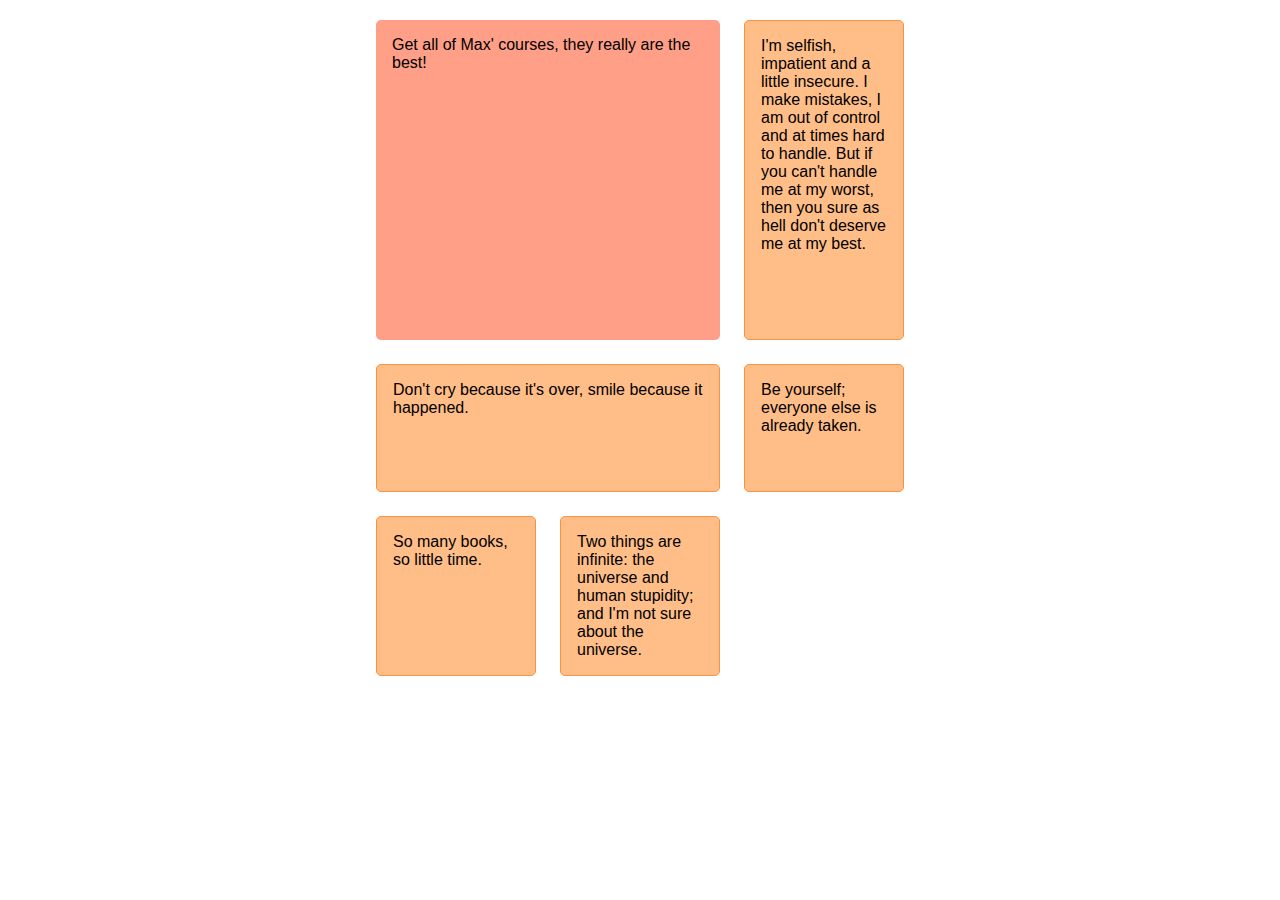
<file: grid-16-prepared-auto-lectures/index.html>
<!DOCTYPE html>
<html lang="en">
<head>
    <meta charset="UTF-8">
    <meta name="viewport" content="width=device-width, initial-scale=1.0">
    <meta http-equiv="X-UA-Compatible" content="ie=edge">
    <title>CSS Course</title>
    <link rel="stylesheet" href="main.css">
</head>
<body>
    <div class="container">
        <div class="quote quote--featured">Get all of Max' courses, they really are the best!</div>
        <div class="quote">Don't cry because it's over, smile because it happened.</div>
        <div class="quote">I'm selfish, impatient and a little insecure. I make mistakes, I am out of control and at times hard to handle. But if you can't handle me at my worst, then you sure as hell don't deserve me at my best.</div>
        <div class="quote">Be yourself; everyone else is already taken.</div>
        <div class="quote">So many books, so little time.</div>
        <div class="quote">Two things are infinite: the universe and human stupidity; and I'm not sure about the universe.</div>
    </div>
</body>
</html>
</file>
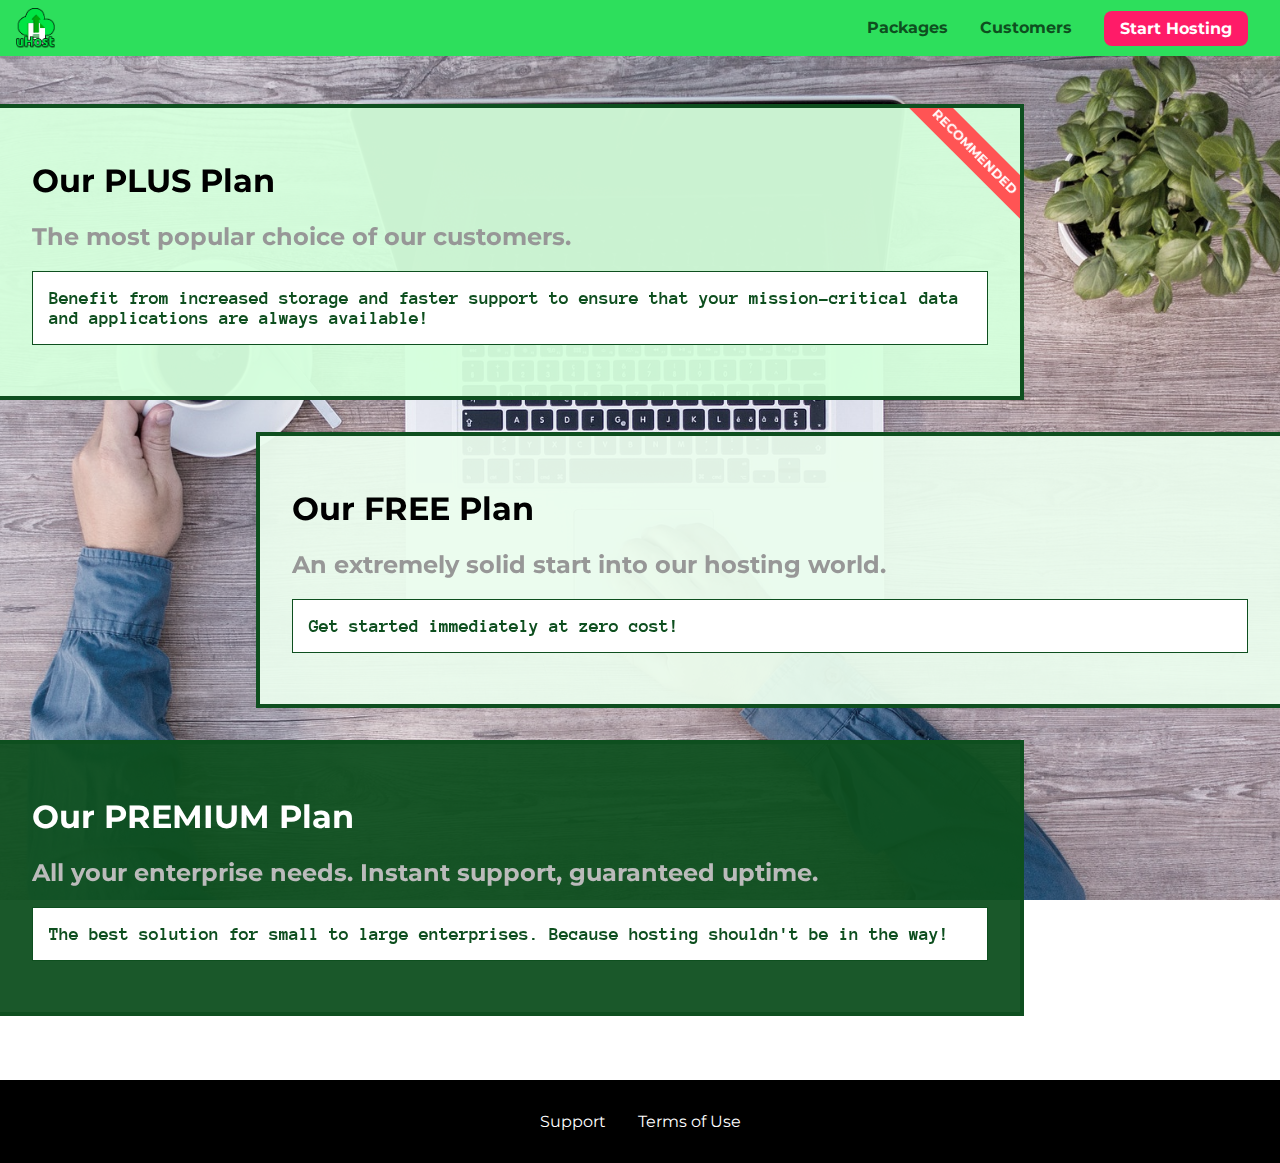
<file: packages/index.html>
<!DOCTYPE html>
<html lang="en">

<head>
    <meta charset="UTF-8">
    <meta http-equiv="X-UA-Compatible" content="ie=edge">
    <meta name="viewport" content="width=device-width, initial-scale=1.0">
    <title>uHost</title>
    <link rel="shortcut icon" href="../favicon.png">    
    <link rel="stylesheet" href="../shared.css">
    <link rel="stylesheet" href="packages.css">
</head>

<body>
    <div class="backdrop"></div>
    <div class="background"></div>
    <header class="main-header">
        <div>
            <button class="toggle-button">
                <span class="toggle-button__bar"></span>
                <span class="toggle-button__bar"></span>
                <span class="toggle-button__bar"></span>
            </button>
            <a href="../index.html" class="main-header__brand">
                <img src="../images/uhost-icon.png" alt="uHost - Your favorite hosting company">
            </a>
        </div>
        <nav class="main-nav">
            <ul class="main-nav__items">
                <li class="main-nav__item">
                    <a href="index.html">Packages</a>
                </li>
                <li class="main-nav__item">
                    <a href="../customers/index.html">Customers</a>
                </li>
                <li class="main-nav__item main-nav__item--cta">
                    <a href="../start-hosting/index.html">Start Hosting</a>
                </li>
            </ul>
        </nav>
    </header>
    <nav class="mobile-nav">
        <ul class="mobile-nav__items">
            <li class="mobile-nav__item">
                <a href="index.html">Packages</a>
            </li>
            <li class="mobile-nav__item">
                <a href="../customers/index.html">Customers</a>
            </li>
            <li class="mobile-nav__item mobile-nav__item--cta">
                <a href="../start-hosting/index.html">Start Hosting</a>
            </li>
        </ul>
    </nav>
    <main>
        <section class="package" id="plus">
            <a href="#">
                <h1 class="package__title">Our PLUS Plan</h1>
                <h2 class="package__badge">RECOMMENDED</h2>
                <h2 class="package__subtitle">The most popular choice of our customers.</h2>
                <p class="package__info">Benefit from increased storage and faster support to ensure that your mission-critical data and applications
                    are always available!</p>
            </a>
        </section>
        <section class="package" id="free">
            <a href="#">
                <h1 class="package__title">Our FREE Plan</h1>
                <h2 class="package__subtitle">An extremely solid start into our hosting world.</h2>
                <p class="package__info">Get started immediately at zero cost!</p>
            </a>
        </section>
        <div class="clearfix"></div>
        <section class="package" id="premium">
            <a href="#">
                <h1 class="package__title">Our PREMIUM Plan</h1>
                <h2 class="package__subtitle">All your enterprise needs. Instant support, guaranteed uptime. </h2>
                <p class="package__info">The best solution for small to large enterprises. Because hosting shouldn't be in the way!</p>
            </a>
        </section>
    </main>
    <footer class="main-footer">
        <nav>
            <ul class="main-footer__links">
                <li class="main-footer__link">
                    <a href="#">Support</a>
                </li>
                <li class="main-footer__link">
                    <a href="#">Terms of Use</a>
                </li>
            </ul>
        </nav>
    </footer>
    <script src="../shared.js"></script>
</body>

</html>
</file>
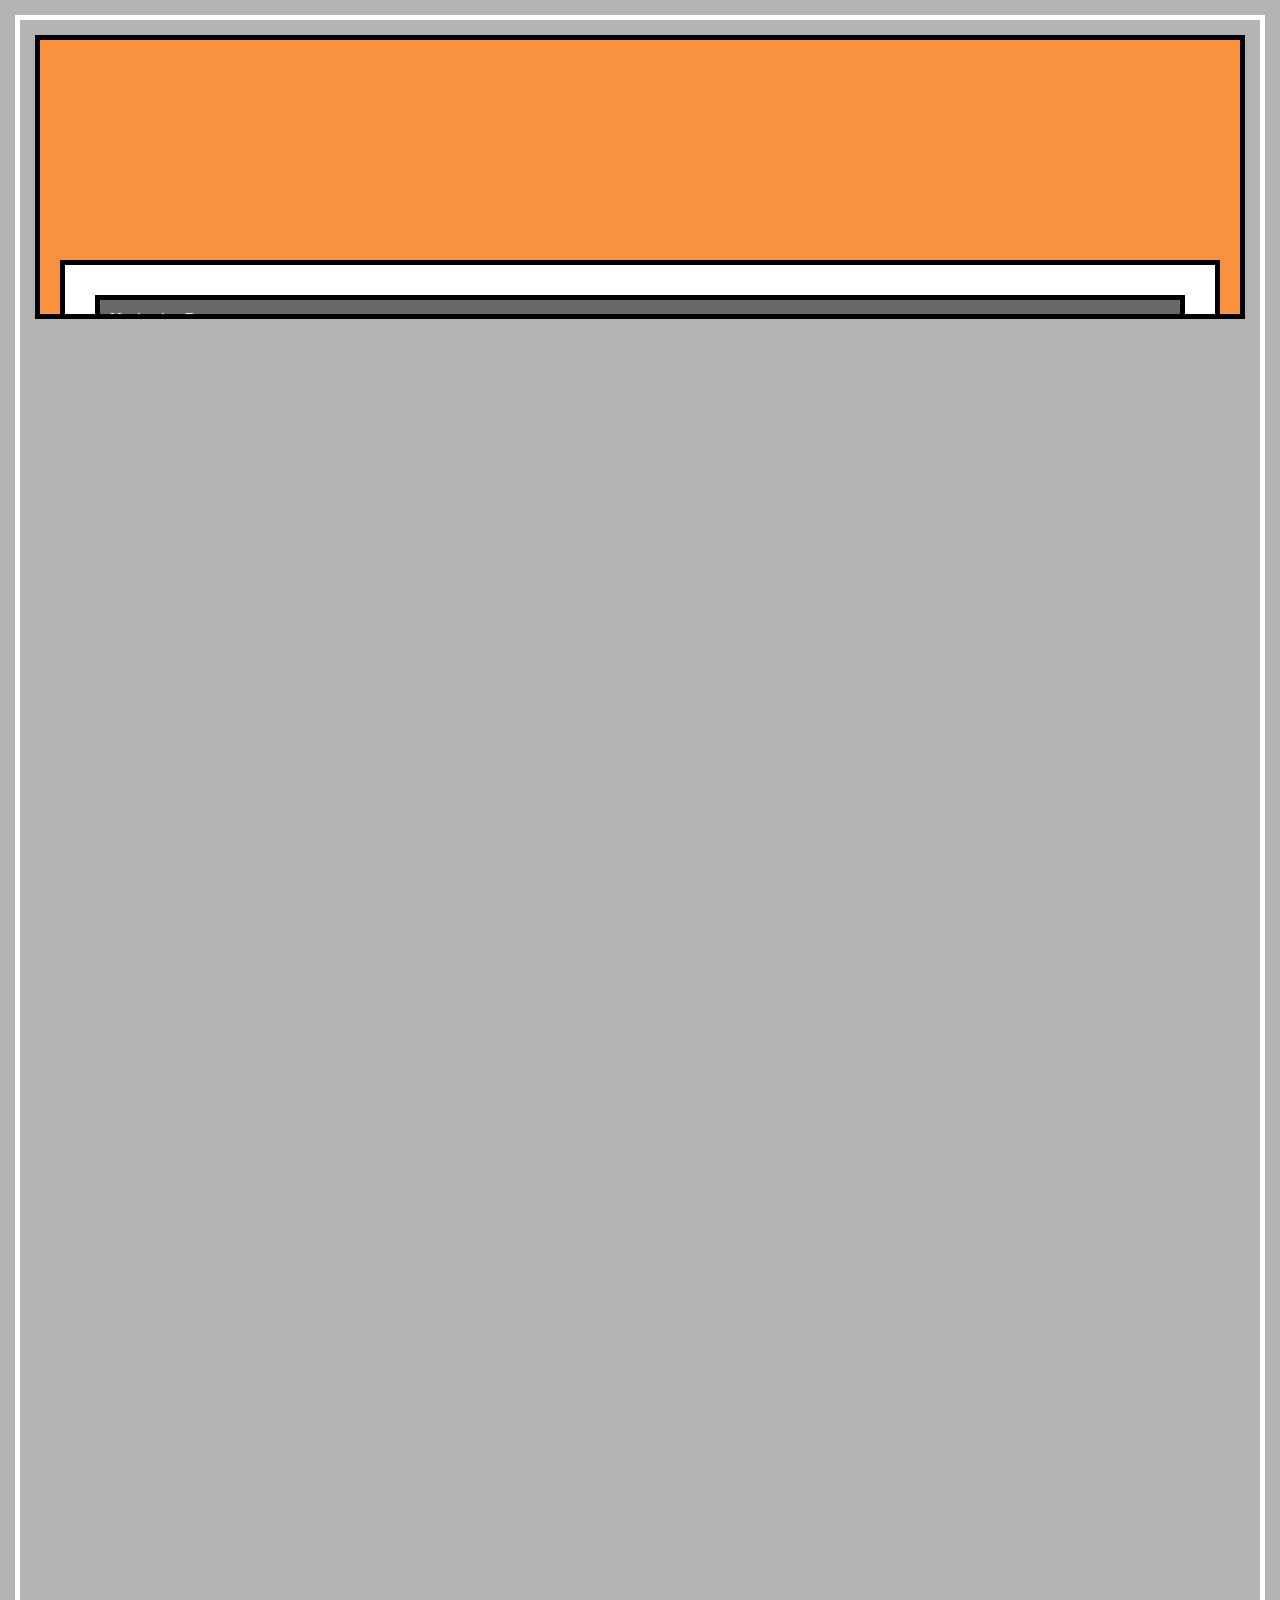
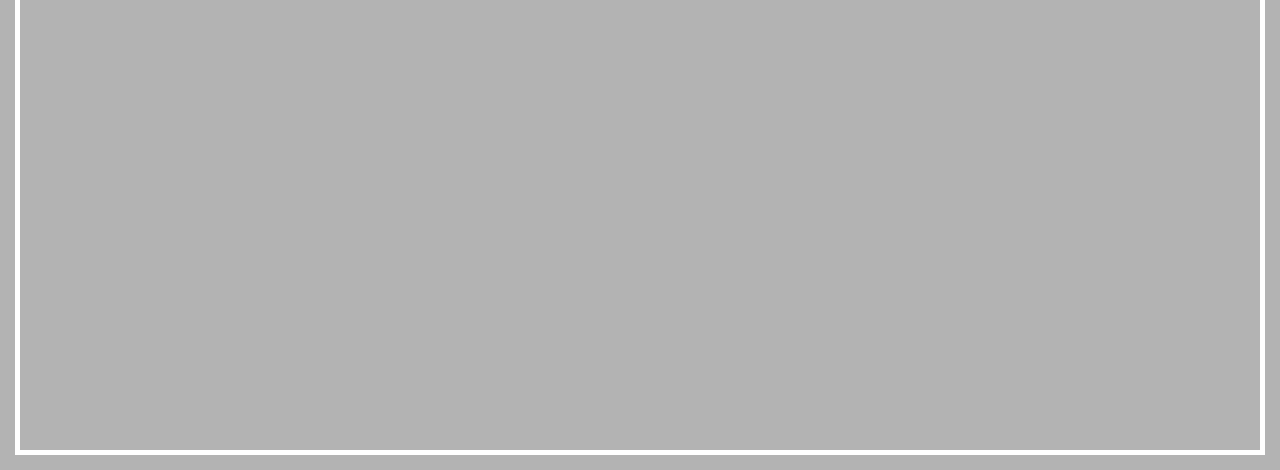
<file: positioning/index.html>
<!DOCTYPE html>
<html lang="en">
    <head>
        <meta charset="UTF-8">
        <meta http-equiv="X-UA-Compatible" content="ie=edge">
        <link rel="stylesheet" href="main.css">
        <title>Position</title>
    </head>
    <body>
        <div class="parent">
            <div class="child-1">Navigation Bar</div>
            <div class="child-2">Background Image</div>
            <div class="child-3">Features</div>
        </div>
    </body>
</html>
</file>
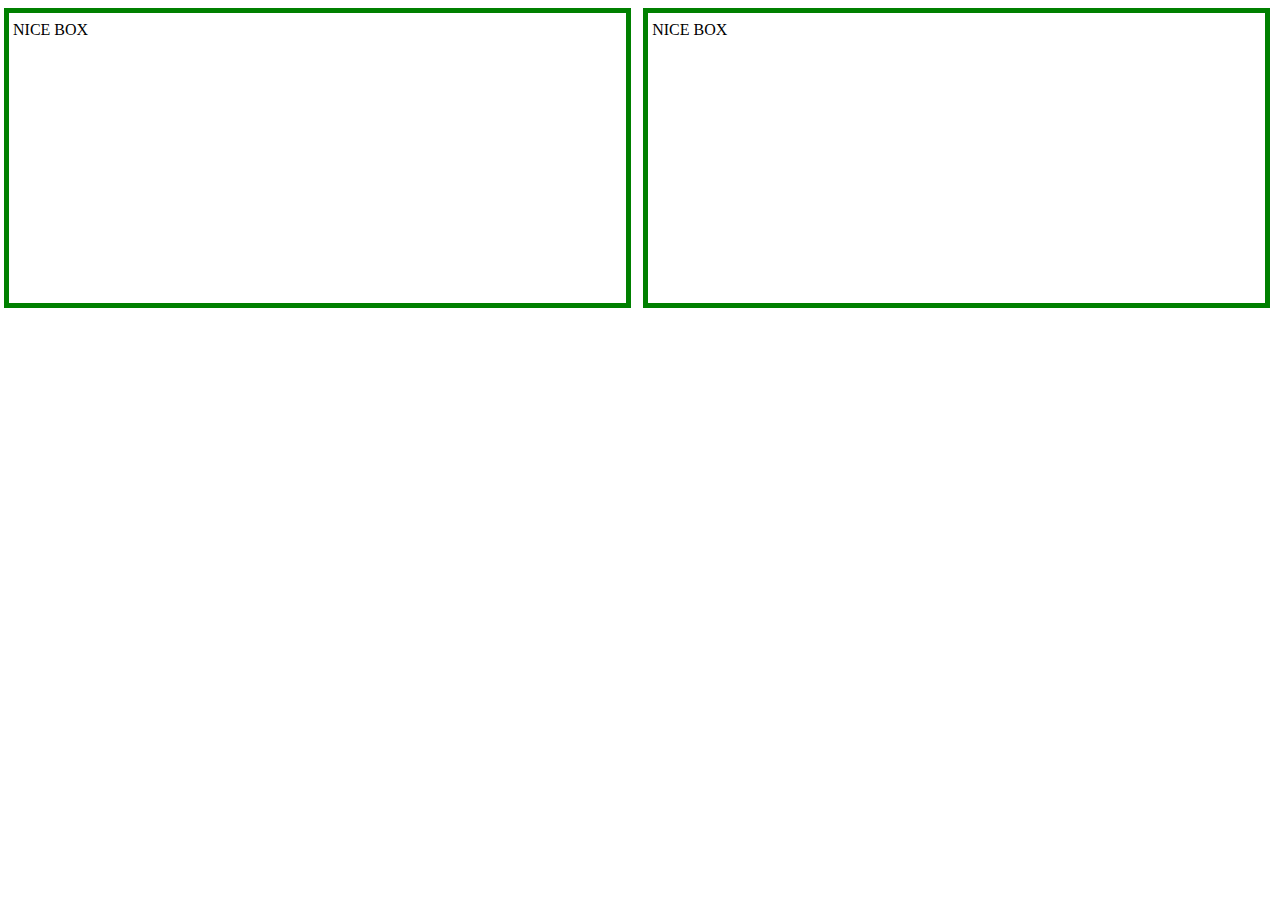
<file: second-assigment/index.html>
<!DOCTYPE html>
<html lang="en">
<head>
  <meta charset="UTF-8">
  <meta name="viewport" content="width=device-width, initial-scale=1.0">
  <meta http-equiv="X-UA-Compatible" content="ie=edge">
  <link rel="stylesheet" href="main.css">
  <title>Document</title>
</head>
<body>
  <div>NICE BOX</div>  
  <div>NICE BOX</div>  
</body>
</html>
</file>
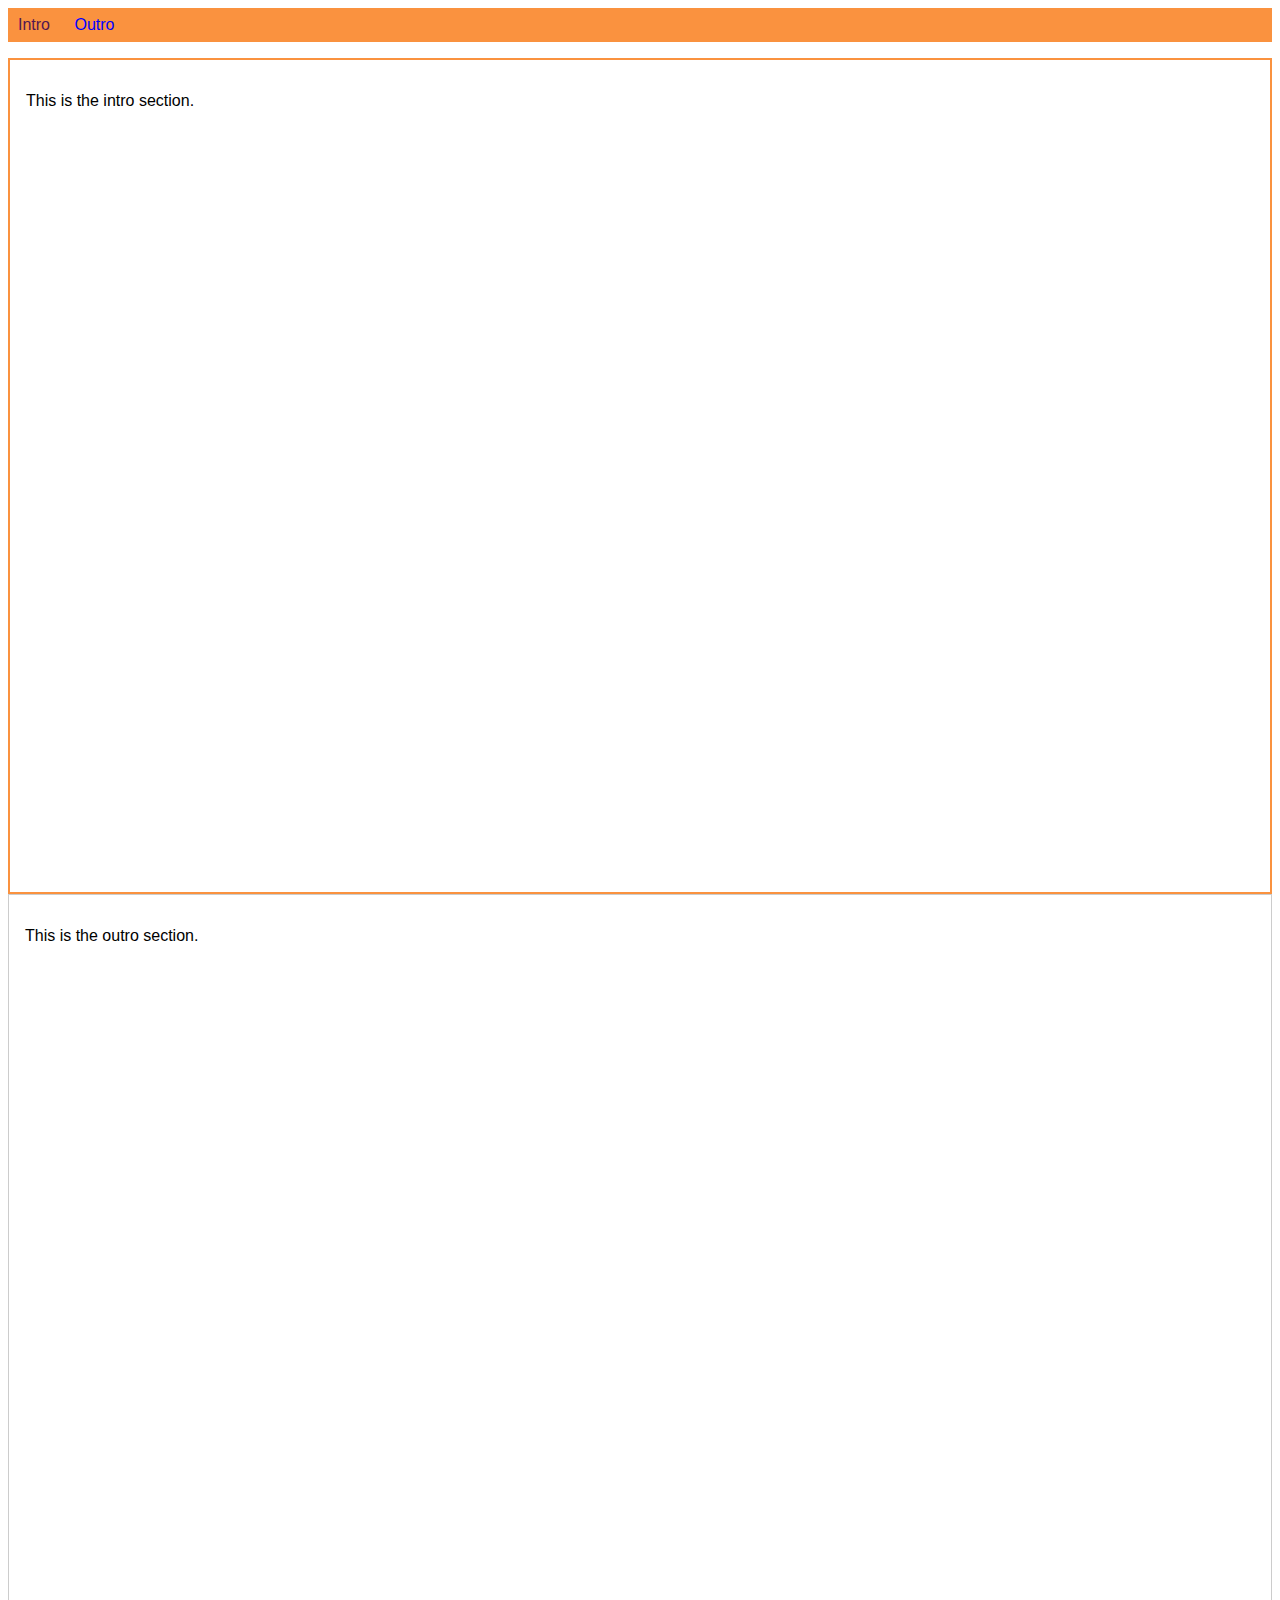
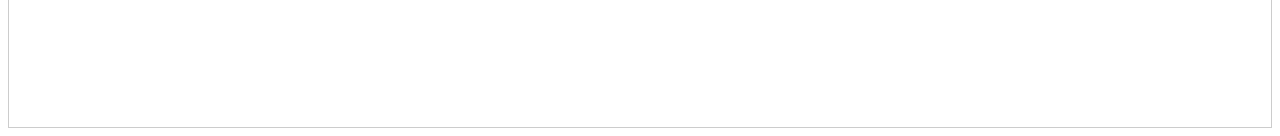
<file: section4/index.html>
<!DOCTYPE html>
<html lang="en">

<head>
    <meta charset="UTF-8">
    <meta name="viewport" content="width=device-width, initial-scale=1.0">
    <meta http-equiv="X-UA-Compatible" content="ie=edge">
    <title>CSS Course</title>
    <link rel="stylesheet" href="main.css">
</head>

<body>
    <nav>
        <a href="#intro" class="active">Intro</a>
        <a href="#outro">Outro</a>
    </nav>
    <section id="intro" class="main-section highlighted">
        <p>This is the intro section.</p>
    </section>
    <section id="outro" class="main-section">
        <p>This is the outro section.</p>
    </section>
</body>

</html>
</file>
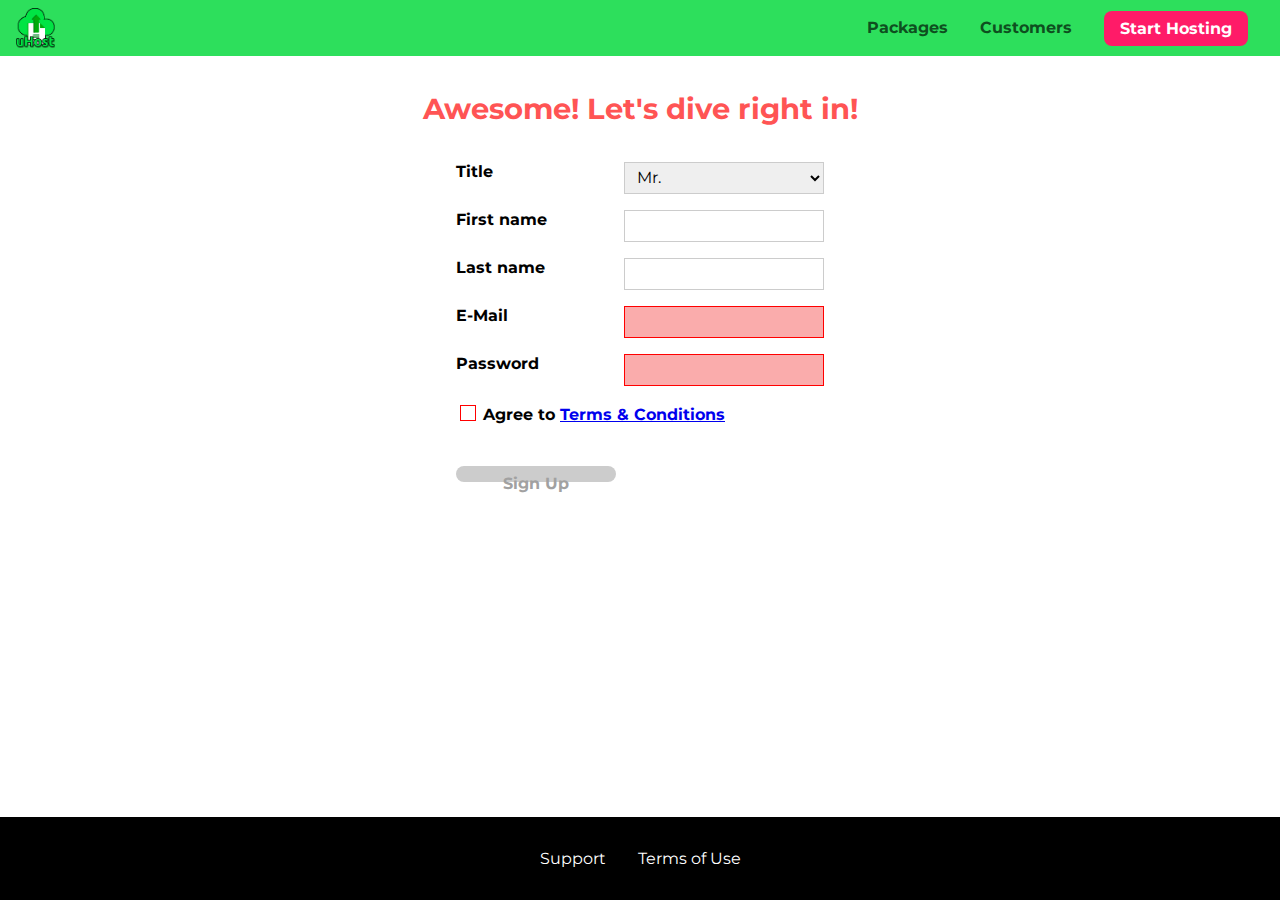
<file: start-hosting/index.html>
<!DOCTYPE html>
<html lang="en">

<head>
    <meta charset="UTF-8">
    <meta name="viewport" content="width=device-width, initial-scale=1.0">
    <meta http-equiv="X-UA-Compatible" content="ie=edge">
    <title>uHost Signup</title>
    <link rel="shortcut icon" href="../favicon.png">    
    <link rel="stylesheet" href="../shared.css">
    <link rel="stylesheet" href="start-hosting.css">
</head>

<body>
    <div class="backdrop"></div>
    <header class="main-header">
        <div>
            <button class="toggle-button">
                <span class="toggle-button__bar"></span>
                <span class="toggle-button__bar"></span>
                <span class="toggle-button__bar"></span>
            </button>
            <a href="../index.html" class="main-header__brand">
                <img src="../images/uhost-icon.png" alt="uHost - Your favorite hosting company">
            </a>
        </div>
        <nav class="main-nav">
            <ul class="main-nav__items">
                <li class="main-nav__item">
                    <a href="../packages/index.html">Packages</a>
                </li>
                <li class="main-nav__item">
                    <a href="../customers/index.html">Customers</a>
                </li>
                <li class="main-nav__item main-nav__item--cta">
                    <a href="index.html">Start Hosting</a>
                </li>
            </ul>
        </nav>
    </header>
    <nav class="mobile-nav">
        <ul class="mobile-nav__items">
            <li class="mobile-nav__item">
                <a href="../packages/index.html">Packages</a>
            </li>
            <li class="mobile-nav__item">
                <a href="../customers/index.html">Customers</a>
            </li>
            <li class="mobile-nav__item mobile-nav__item--cta">
                <a href="index.html">Start Hosting</a>
            </li>
        </ul>
    </nav>
    <main class="signup-page">
        <h1 class="signup-title">Awesome! Let's dive right in!</h1>
        <form action="index.html" class="signup-form">
            <label for="title">Title</label>
            <select id="title">
                <option value="mr">Mr.</option>
                <option value="ms">Ms.</option>
            </select>
            <label for="first-name">First name</label>
            <input type="text" id="first-name">
            <label for="last-name">Last name</label>
            <input type="text" id="last-name">
            <label for="email">E-Mail</label>
            <input type="email" id="email" required>
            <label for="password">Password</label>
            <input type="password" id="password" required>
            <div class="signup-form__checkbox">
                <input type="checkbox" id="agree-terms" required>                
                <label for="agree-terms">Agree to
                        <a href="#">Terms &amp; Conditions</a>
                    </label>
            </div>
            <button type="submit" class="button" disabled>Sign Up</button>
        </form>
    </main>
    <footer class="main-footer">
        <nav>
          <ul class="main-footer__links">
            <li class="main-footer__link">
                    <a href="#">Support</a>
                </li>
                <li class="main-footer__link">
                    <a href="#">Terms of Use</a>
                </li>
            </ul>
        </nav>
    </footer>
    <script src="../shared.js"></script>
</body>

</html>
</file>
<file: shared.css>
@import url('https://fonts.googleapis.com/css?family=Roboto:400,900');
@import url('https://fonts.googleapis.com/css?family=Anton');
@import url('https://fonts.googleapis.com/css?family=Montserrat:400,700');

/* here selects the entire document */
:root {
  --dark-green: #0e4f1f;
  --highlight-color: #ff1b68;
}

* {
  box-sizing: border-box;
}

html {
  height: 100%;
}


body {
  font-family: "Montserrat", sans-serif;
  margin: 0;
  padding-top: 3.5rem;
  
}

@supports (display: grid) {
  body {    
    margin: 0;
    display: grid;
    grid-template-rows: 3.5rem auto fit-content(8rem); 
    grid-template-areas: "header"     
                         "main"
                         "footer";
    padding-top: 0;
    height: 100%;  
  }
}


main {
  /* min-height: calc(100vh - 3.5rem - 8rem); */  
  grid-area: main;
}

.backdrop {
  position: fixed;  
  display: none;
  opacity: 0;
  top: 0;
  left: 0;
  z-index: 100;
  width: 100vw;
  height: 100vh;
  background: rgba(0, 0, 0, 0.5);
  transition:  opacity 0.2s linear;
}

.main-header {
  width: 100%;
  position: fixed;
  top: 0;
  left: 0;
  background: #2ddf5c;
  padding: 0.5rem 1rem;
  z-index: 4;
  display: -webkit-box;
  display: -ms-flexbox;
  display: -webkit-flex;
  display: flex;
  align-items: center;
  justify-content: space-between;
}

.toggle-button {
  width: 3rem;
  background: transparent;
  border: none;
  cursor: pointer;
  padding-top: 0;
  padding-bottom: 0;
  vertical-align: middle;
}

.toggle-button:focus {
  outline: none;
}

.toggle-button__bar {
  width: 100%;
  height: 0.2rem;
  background: black;
  display: block;
  margin: 0.6rem 0;
}

.main-header__brand {
  color: #0e4f1f;
  text-decoration: none;
  font-weight: bold;  
  /* width: 20px; */  
}

.main-header__brand img {
  height: 2.5rem;
  vertical-align: middle;
  /* width: 100%; */
}

.main-nav {
  display: none;
}

.main-nav__items {
  margin: 0;
  padding: 0;
  list-style: none;
  display: flex;
}

.main-nav__item {  
  margin: 0 1rem;
}

.main-nav__item a,
.mobile-nav__item a {
  text-decoration: none;
  color: #0e4f1f;
  font-weight: bold;
  padding: 0.2rem 0;
}

.main-nav__item a:hover,
.main-nav__item a:active {
  color: white;
  border-bottom: 5px solid white;
}

.main-nav__item--cta a,
.mobile-nav__item--cta a {
  color: white;
  background: var(--highlight-color);
  padding: 0.5rem 1rem;
  border-radius: 8px;
}

.main-nav__item--cta a:hover,
.main-nav__item--cta a:active,
.mobile-nav__item--cta a:hover,
.mobile-nav__item--cta a:active {
  color: var(--highlight-color);
  background: white;
  border: none;
}

.main-nav__item--cta {
  animation: wiggle 200ms 3s 8 ease-out none;
}

@media (min-width: 40rem) {
  .toggle-button {
    display: none;
  }

  .main-nav {
    display: flex;  
  }
}

.main-footer {
  background: black;
  padding: 2rem;
  margin-top: 3rem;
  grid-area: footer;
}

.main-footer__links {
  list-style: none;
  margin: 0;
  padding: 0;  
  display: flex;
  flex-direction: column;
  align-items: center;
}

.main-footer__link {  
  margin: 0.5rem 0;
}

.main-footer__link a {
  color: white;
  text-decoration: none;
}

.main-footer__link a:hover,
.main-footer__link a:active {
  color: #ccc;
}

.mobile-nav {
  /* hide the element instead of taking it out of the document flow */
  transform: translateX(-100%);
  position: fixed;
  z-index: 101;
  top: 0;
  left: 0;
  background: white;
  width: 80%;
  height: 100vh;  
  /* allow the smooth slide in and out with the same duration */
  transition: transform 300ms ease-out;
}

.mobile-nav__items {
  width: 90%;
  height: 100%;
  list-style: none;
  margin: 0% auto;
  padding: 0;
  text-align: center;
  display: flex;
  flex-direction: column;
  justify-content: center;
  align-items: center;

}

.mobile-nav__item {
  margin: 1rem 0;
}

.mobile-nav__item a {
  font-size: 1.5rem;
}

.button {
  background: var(--dark-green,#0e4f1f);
  color: white;
  font: inherit;
  border: 1.5px solid var(--dark-green);
  padding: 0.5rem;
  border-radius: 8px;
  font-weight: bold;
  cursor: pointer;
}

.button:hover,
.button:active {
  background: white;
  color: var(--dark-green);
}

.button[disabled] {
  cursor: not-allowed;
  border: #a1a1a1;
  background: #ccc;
  color: #a1a1a1;
}

.button:focus {
  outline: none;
}

.open {
    display: block !important;
    opacity: 1 !important;
    transform: translateY(0)!important;
}

@media (min-width: 40rem) {
  .main-footer__link {    
    margin: 0 1rem;
  }

  
  .main-footer__links {    
      flex-direction: row;
      justify-content: center;
  }
}
/* 
@keyframes wiggle {
  from {
    transform: rotateZ(0deg);
  }
  to {
    transform: rotateZ(10deg);
  }
} */


@keyframes wiggle {
  0% {
    transform: rotateZ(0deg);
  }
  50% {
    transform: rotateZ(-10deg);
  }
  100% {
    transform: rotateZ(10deg);
  }
}
</file>
<file: main.css>
#product-overview {
    background: linear-gradient(to top, rgba(80, 68, 18, 0.6) 10%, transparent),
      url("images/freedom.jpg") center/cover no-repeat border-box,
      #ff1b68;
    /* background-image: url("freedom.jpg");
      background-size: cover;
      background-position: left 10% bottom 20%; */
    /* background-repeat: no-repeat;
      background-origin: border-box;
      background-clip: border-box; */
    /* background-image: linear-gradient(180deg, red 70%, blue 60%, rgba(0,0,0,0.5)); */
    /* background-image: radial-gradient(ellipse farthest-corner at 20% 50%, red, blue 70%, green); */
    width: 100vw;
    /* height: 528px; */
    height: 33vh;    
    /* border: 5px dashed red; */
    position: relative;
  } 

  
  #product-overview h1 {
    color: white;
    font-family: "Anton", sans-serif;
    position: absolute;
    bottom: 5%;
    left: 3%;
    font-size: 1.6rem;
  }

  @media (min-width: 40rem) and (min-height: 40rem) {
    #product-overview {
      height: 40vh;
      background-position: 50% 25%;
    }
    #product-overview h1 {
      font-size: 3rem;
    }
  }


  .section-title {
    color: #2ddf5c;
    text-align: center;
  }

  
  .plan {
    background: #d5ffdc;
    text-align: center;
    padding: 1rem;
    margin: 0.5rem 0;    
    display: flex;    
    flex-direction: column;
    width: 100%;    
  }
  
  .plan--highlighted {
    background: #19b84c;
    color: white;    
    /* box-shadow: 2px 2px 2px 2px rgba(0, 0, 0, 0.5); */
  }
  
  .plan__annotation {
    background: white;
    color: #19b84c;
    padding: 0.5rem;
    box-shadow: 2px 2px 2px 2px rgba(0, 0, 0, 0.5);
    border-radius: 8px;
  }
  
  .plan__title {
    color: #0e4f1f;
  }
  
  .plan__price {
    color: #858585;
  }
  
  .plan--highlighted .plan__title {
    color: white;
  }
  
  .plan--highlighted .plan__price {
    color: #0e4f1f;
  }
  
  .plan__features {
    list-style: none;
    margin: 0;
    padding: 0;
  }
  
  .plan__feature {
    margin: 0.5rem 0;
  }

  @media (min-width: 40rem) {         

    .plan__list {
      width: 100%;    
      display: flex;     
      justify-content: center; 
      align-items: center;
    }

    .plan {
      display: flex;
      flex-direction: column;
      width: 30%;      
      min-width: 13rem;
      max-width: 25rem;
      height: 28rem;
    }

    .plan--highlighted {     
      box-shadow: 2px 2px 2px 2px rgba(0, 0, 0, 0.5); 
      z-index: 3;     
    }
  }
  
  #key-features {
    background: #ff1b68;
    margin-top: 5rem;
    padding: 1rem;
  }
  
  #key-features .section-title {
    color: white;
    margin: 2rem;
  }
  
  .key-feature__list {
    list-style: none;
    margin: 0;
    padding: 0;
    display: flex;
    justify-content: center;
    align-items: center;
  }  
  
  .key-feature__image {
    background: #ffcede;
    width: 128px;
    height: 128px;
    border: 2px solid #424242;
    border-radius: 50%;
    margin: auto;
    padding: 1.5rem;
  }
  
  .key-feature__description {
    text-align: center;
    font-weight: bold;
    color: white;
    font-size: 1.2rem;
  }

  @media (min-width: 40rem) {
    .key-feature {          
      width: 30%;
      max-width: 25rem;           
    }

    .key-feature__list {
      display: flex;
      justify-content: center;
    }
  }
  
  /* h1 {
      font-family: sans-serif;
  } */
  
  .modal {
    position: fixed;
    /* display: none;     */
    opacity: 0;
    transform: translateY(-3rem);  
    transition: opacity 0.5s ease-out, transform 500ms ease-out; 
    z-index: 200;
    top: 20%;
    left: 30%;
    width: 40%;
    background: white;
    padding: 1rem;
    border: 1px solid #ccc;
    box-shadow: 1px 1px 1px rgba(0, 0, 0, 0.5);
  }
  
  .modal__title {
    text-align: center;
    margin: 0 0 1rem 0;
  }
  
  .modal__actions {
    text-align: center;
  }
  
  .modal__action {
    border: 1px solid #0e4f1f;
    background: #0e4f1f;
    text-decoration: none;
    color: white;
    font: inherit;
    padding: 0.5rem 1rem;
    cursor: pointer;
  }
  
  .modal__action:hover,
  .modal__action:active {
    background: #2ddf5c;
    border-color: #2ddf5c;
  }
  
  .modal__action--negative {
    background: red;
    border-color: red;
  }
  
  .modal__action--negative:hover,
  .modal__action--negative:active {
    background: #ff5454;
    border-color: #ff5454;
  }
</file>
<file: combinators/main.css>
div {
  background: blue;
  color: white;  
}

div + p {
  background: red;
  color: white;  
}

div > p {
  background: purple;
  color: white;  
}

div ~ p {
  background-color: brown;
  color: white
}
</file>
<file: customers/customers.css>
main {
  padding-top: 2.5rem;
}

.testimonial {
    font-size: 1.2rem;
    /* margin: 3rem 0; */
  }
  
  /* .testimonial__list {
    width: 80%;
    margin: auto;
  } */

  .testimonial__image-container {
    width: 60%;
    max-width: 580px;
    /* display: inline-block; */
    /* vertical-align: middle; */
    box-shadow: 3px 3px 3px 3px rgba(0, 0 ,0 , 0.3);
    transform: skew(20deg);
    overflow: hidden;
  }

  #customer-1:hover .testimonial__image-container {
    animation: flip-customer 1s ease-out forwards;
  }

  .testimonial__image {
    width: 100%;    
    vertical-align: top;
    transform: skew(-20deg) scale(1.4);
  }
  
  .testimonial__info {
    text-align: right;
    padding: 0.9rem;    
    /* display: inline-block; */
    /* vertical-align: middle;       */
    /* width: 30%; */
  }
  
  #customer-2.testimonial {
    text-align: right;
  }
  
  #customer-2 .testimonial__info {
    text-align: left;
  }
  
  .testimonial__name {
    margin: 0.2rem;
    color: #ff5454;
    font-size: 2em;
  }
  
  .testimonial__subtitle {
    margin: 0;
    font-size: 1.1rem;
    color: #ccc;
  }
  
  .testimonial__subtitle a {
    color: inherit;
    text-decoration: none;
  }
  
  .testimonial__subtitle a:hover,
  .testimonial__subtitle a:active {
    color: #7a7a7a;
  }
  
  .testimonial__text {
    margin: 0.2rem;
    
  }
  
  @media (min-width: 40rem) {
    .testimonial {
      font-size: 1.2rem;
      margin: 3rem auto;
      max-width: 1500px;
      display: flex;
      align-items: center;
      justify-content: space-around;
    }


    .testimonial__image-container {            
      widows: 66%;
    }


    .testimonial__info {
      width: 30%;
    }
  }

  @keyframes flip-customer {
    0% {
      transform: rotateY(0deg) skew(20deg);
    }
    50% {
      transform: rotateY(160deg) skew(20deg);      
    }
    100% {
      transform: rotateY(360deg) skew(20deg);
    }
  }
</file>
<file: first-assigment/main.css>
.second-li code {
  color: purple
}
/* 
.list li:first-child {
  background-color: white;
  color: red;
} */

body {
  color: red;
  font-family: sans-serif;
}

#assignment-instructions {
  color: blue;
  font-family: sans-serif;
}

li + li  {
  font-family: inherit;
  background-color: black;
  color: white;
}

ol > li {
  background-color:  black;
  color: white
}
</file>
<file: Flex-box section/main.css>
* {
    box-sizing: border-box;
    font-size: 1.5rem;
}

html {
    background: #b3b3b3;
    padding: 5px;
}

body {
    background: #b3b3b3;
    padding: 5px;
    margin: 0;
  }
  
.flex-container {
    background: white;
    padding: 10px;
    border: 5px solid black;
    height: 1300px;
    display: flex;
    flex-direction: row;
    flex-wrap: nowrap;
     /* cross axis */
    align-items: center;
    /* main axis */
    justify-content: flex-start;    
  }

.item-1 {
    background: #ff7300;
    color: white;
    padding: 10px;
    border: 5px solid black;
    margin: 10px;
}

.item-2 {
    background: #ff9640;
    color: white;
    padding: 10px;
    border: 5px solid black;
    margin: 10px;
    width: 250px;
    font-size: 1.8rem;
}

.item-3 {
    background: #ff9640;
    color: white;
    padding: 10px;
    border: 5px solid black;
    margin: 10px;
    height: 250px;
}

.item-4 {
    background: #f5c096;
    color: white;
    padding: 10px;
    border: 5px solid black;
    margin: 10px;
    width: 300px;
    height: 300px;    
}

.item-5 {
    background: #d3c0b1;
    color: white;
    padding: 10px;
    border: 5px solid black;
    margin: 10px;
    width: 350px;    
    flex-shrink: 0;  
    flex-basis: 300px;  
}

.item-6 {
    background: #d3c0b1;
    color: white;
    padding: 10px;
    border: 5px solid black;
    margin: 10px;
    width: 350px;      
}
</file>
<file: grid introduction/main.css>
.container {
    margin: 20px;
    display: grid;
    height: 800px;
    width: 800px;
    /* grid-template-colums: 200px 5rem 20% auto; */
    grid-template-columns: [hd-start]repeat(4, [col-start] 20% [col-end])[hd-end];
    grid-template-rows: [hd-start]5rem [hd-end row-2-start] minmax(10px, 20rem) [row-2-end row-3-start] 100px [row-3-end];
    /* grid-column-gap: 20px;
    grid-row-gap: 20px; */
    /* grid gap shorthand (row, column) */
    grid-gap: 10px;
    /* grid-template-rows: [row-1-start] 5rem [row-1-end row-2-start] minmax(10px, auto) [row-2-end row-3-start] 100px [row-3-end]; */
    grid-template-areas: "header header header header" 
                          ". side main main"
                          "footer footer footer footer";
    /* also works for grids :D  */
    justify-items: stretch;
    align-items: stretch;   
}

@media (max-width: 40rem) {
    .container {
        grid-template-columns: [hd-start]repeat(4, [col-start] 20% [col-end])[hd-end];
        grid-template-rows: [hd-start]5rem [hd-end row-2-start] minmax(10px, 20rem) [row-2-end row-3-start] 150px [row-3-end row-4-start] 100px [row-4-end];
        grid-template-areas: "header header header header" 
        "main main main main"
        "side side side side"
        "footer footer footer footer";
    }
} 

.el1 {
    background: rgba(255, 154, 72, 0.5);
    /* grid-column: col-start 2 / col-end 2; */
    grid-area: side;
}


.el2 {
    background: rgba(255, 0, 0, 0.5);
    /* grid-column: 1 / -1;         */
    /* grid-row: row-2-start / span 1; */
    grid-area: main;
    z-index: 10;
    justify-self: center;
    align-self: center;
}

.el3 {
    background: rgba(0, 128, 0, 0.5);    
    /* grid-area: row-1-start / 2 / row-2-end / span 3; */
    grid-area: hd;
}

.el4 {
    background: rgba(0, 4, 255, 0.5);
    grid-area: footer;
}
</file>
<file: grid-05-assignment-1-start/main.css>
.container {    
    display: grid;
    height: 100vh;
    width: 100%;
    /* grid-template-colums: 200px 5rem 20% auto; */
    grid-template-columns: repeat(4, 25%);
    grid-template-rows: [row-1-start]5rem [row-1-end row-2-start] minmax(10px, 400px) [row-2-end row-3-start] 100px [row-3-end];    
}

.header {
    grid-row-start: row-1-start;
    grid-row-end: row-1-end;
    grid-column-start: 1;
    grid-column-end: 5;
    background-color: purple;    
}

.side-bar {
    margin-top: 20px;
    margin-bottom: 20px;
    margin-right: 20px;        
    grid-row-start: row-2-start;
    grid-row-end: row-2-start;
    grid-column-start: 1;
    grid-column-end: 1;
    background-color: green;    
}

.main-content {
    margin-top: 20px;
    margin-bottom: 20px;
    grid-row-start: row-2-start;
    grid-row-end: row-2-end;
    grid-column-start: 2;
    grid-column-end: 3 span;
    background-color: teal;
}

.footer {
    grid-row-start: row-3-start;
    grid-row-end: row-3-end;
    grid-column-start: 1;
    grid-column-end: 5;
    background-color: burlywood;
}
</file>
<file: grid-09-assignment-2-start/main.css>
html {
    height: 100%;
}

body {
    display: grid;
    margin: 20px;
    height: 100%;
    grid-template-columns: [col-1-start] 1fr [col-1-end col-2-start] 3fr [col-2-end];
    grid-template-rows: 4.5rem auto 4.5rem;
    grid-template-areas: "header header header header"
                          "sidebar main-content main-content main-content"
                          "footer footer footer footer"
}

header {
    background: blue;
    color: white;
    grid-area: header;
}

main {
    background: red;
    color: white;
    grid-area: main-content;
}

aside {
    background: green;
    color: white;
    grid-area: sidebar
}

footer {
    background: purple;
    color: white; 
    grid-area: footer;
}
</file>
<file: grid-16-prepared-auto-lectures/main.css>
.container {
    margin: 20px;
    display: grid;
    /* grid-template-columns: repeat(auto-fill, 10rem); */
    /* grid-template-columns: repeat(auto-fit, 10rem); */
    grid-template-columns: repeat(3, 10rem);
    grid-template-rows: 20rem;
    justify-content: center;
    grid-gap: 1.5rem;
    /* helps to have equally sized rows */    
    /* grid-auto-rows: 11rem; */
    grid-auto-columns: 5rem;
    grid-auto-flow: row dense;
    grid-auto-rows: minmax(8rem, auto);    
}

.quote {
  border: 1px solid #fa923f;
  background: #ffbd87;
  font-family: sans-serif;
  padding: 1rem;
  border-radius: 5px;
}

.quote:nth-of-type(2) {
  grid-column: span 2;
}

.quote--featured {
  border: #ff4213;
  background: #ff9f87;
  grid-column: span 2;
}
</file>
<file: packages/packages.css>
@font-face {
  font-family: "AnonymousPro";
  src: url("AnonymousPro.ttf") format("truetype");
}

@font-face {
  font-family: "AnonymousPro";
  src: url("AnonymousPro-Bold.ttf") format("truetype");
  font-weight: 700;
}

main {
  padding-top: 2rem;
}

.background {
  background: url('../images/plans-background.jpg') center/cover;
  filter: grayscale(40%);
  width: 100vw;
  height: 100vh;
  position: fixed;
  z-index: -1;
}

.package {
  width: 80%;
  margin: 1rem 0;
  border: 4px solid #0e4f1f;
  border-left: none;  
  position: relative;
  overflow: hidden;
}


.package:hover,
.package:active {
  box-shadow: 2px 2px 4px rgba(0, 0, 0, 0.5);
  border-color: #ff5454 !important;
  transition: border-color 0.4s;
  animation: push-up 0.8s ease-out;
}

.package a {
  text-decoration: none;
  color: inherit;
  display: block;
  padding: 2rem;
}

.package__badge {
  position: absolute;
  top: 0;
  right: 0;
  margin: 0;
  padding: 8px;
  font-size: 0.8rem;
  color: white;
  background: #ff5454;
  /* the parameter of rotate don't need quotes! */
  /* transform: rotateZ(45deg) translateX(3.5rem) translateY(1rem); */
  transform: rotateZ(45deg) translate(3.5rem, -1rem);

  transform-origin: center;
  width: 12rem;
  text-align: center;
}

.package__subtitle {
  color: #979797;
}

.package__info {
  padding: 1rem;
  border: 1px solid #0e4f1f;
  /* font-size: 1.2rem; */
  color: #0e4f1f;
  background: white;  
  /* system font values */
  /* font: menu; */
  font: 700 1.2rem 'AnonymousPro', sans-serif; 
  /* font-style font-variant font-weight
  font-size font-family  */
}

.clearfix {
  clear: both;
}

#plus {
  background: #d5ffdcf2;
}

#free {
  background: rgba(234, 252,237, 0.95);
  float: right;
  border-right: none;
  border-left: 4px solid #0e4f1f;
}

#free:hover,
#free:active {
  border-left-color: #ff5454
}

#premium {
  background: rgba(14, 79, 31 , 0.95)
}

#premium .package__title {
  color: white;
}

#premium .package__subtitle {
  color: #bbb;
}

@media (min-width: 40rem) {
  main {    
    max-width: 1500px;
    margin-left: auto;
    margin-right: auto;
  }
}

@media (min-width: 1500px) {
  
  .package {        
    border-left: 4px solid #0e4f1f;      
  }  


  #free {
    background: rgba(234, 252,237, 0.95);    
    border-right: 4px solid #0e4f1f;    
  }


  #free:hover,
  #free:active {
    border-right-color: #ff5454
  }
}

@keyframes push-up {
  0% {
    transform: translateY(0);
  }
  50% {
    transform: translateY(-5px);
  }

  100%{
    transform: translateY(10px);    
  }
}
</file>
<file: positioning/main.css>
html {
    background: #b3b3b3;
    padding: 15px;
    border: 5px solid white;
    margin: 15px;
    height: 2000px;
    overflow: hidden;
}

body {
    background: #fa923f;
    padding: 20px;
    border: 5px solid black;
    margin: 0;    
    overflow: hidden;
  }
  
.parent {
    background: white;
    padding: 20px;
    border: 5px solid black;
    margin: 0;
    /* overflow: hidden; */
    position: relative;
    top: 200px;
  }
  
.parent div {
    background: rgb(105, 105, 109);
    color: white;
    padding: 10px;
    border: 5px solid black;
    margin: 10px;
}

/* .parent .child-1 {    
    position: relative;
    top: 50px;
    left: 50px;
} */
</file>
<file: second-assigment/main.css>
* {
  box-sizing: border-box;  
}


div {
  display: inline-block;
  padding: 8px 4px;
  border: 5px solid green;
  margin: 8px 4px;
  height: 300px;
  width: 49%;  
}

/* // Remove the first element */
div:first-of-type {
  /* display: none;   */
}

div:last-of-type:hover,
div:last-of-type:active {
  color: yellow;
  background: blue;    
}

html {
  height: 100%;
}

head {
  height: 100%;
}

body {
  height: 100%;
  margin: 0;

}
</file>
<file: section4/main.css>
body {
    font-family: sans-serif;
}

nav {
    margin-bottom: 16px;
    background: #fa923f;
    padding: 8px 0;
}

a {
    text-decoration: none;
    color: white;
    margin: 10px;
}

a.active {
    color: #521751;

}

/* Better to understand, positive flow, best performant */
a {
    color: blue;
}

/* not really performatic and makes it harder to understand
with a negative flow */
/* a:not(.active) {
    color: blue;
} */


.main-section {
    height: 800px;
    border: 1px solid #ccc;
    padding: 16px;
}

.highlighted {
    border: 2px solid #fa923f;
}
</file>
<file: start-hosting/start-hosting.css>
main {
  padding-top: 1rem;
}

.signup-title {
  text-align: center;
  font-size: 1.8rem;
  color: #ff5454;
}

.signup-form {
  padding: 1rem;
  display: grid;
  grid-auto-rows: 2rem;
  grid-row-gap: 0.5rem;
}

.signup-form label {
  font-weight: bold;
}

.signup-form label,
.signup-form input,
.signup-form select {
  display: block;  
  width: 100%;
}

/* .signup-form input[type="checkbox"] */
.signup-form input[id*="terms"],
.signup-form input[id*="terms"] + label {
  display: inline-block;
  width: auto;
  vertical-align: bottom;
}

.signup-form input:not([type="checkbox"]),
.signup-form select {
  border: 1px solid #ccc;
  padding: 0.2rem 0.5rem;
  font: inherit;
}

.signup-form input:focus,
.signup-form select:focus {
  outline: none;
  background: #d8f3df;
  border-color: #2ddf5c;
}

.signup-form input[type="checkbox"] {
  border: 1px solid #ccc;
  background: white;
  width: 1rem;
  height: 1rem;
  -webkit-appearance: none;
  -moz-appearance: none;
  appearance: none;
}

.signup-form input[type="checkbox"]:checked {
  background: #2ddf5c;
  border: #0e4f1f;
}

.signup-form input.invalid,
.signup-form select.invalid,
.signup-form :invalid {
  border-color: red !important;
  background: #faacac;
}

.signup-form button[type="submit"] {
  display: block;
  margin-top: 1rem;
}

@media (min-width: 40rem) {
  .signup-form {
      margin: auto;
      width: 25rem;
      grid-template-columns: 10rem auto;
      grid-row-gap: 1rem;
      grid-column-gap: 0.5rem;
  }

  .signup-form__checkbox {
    grid-column: span 2;
  }

  .signup-form[id="title"] {
    /* shorthand for grid */
    /* grid-row: 2 / 3; */
    grid-column: span 2;
  }
}
</file>
